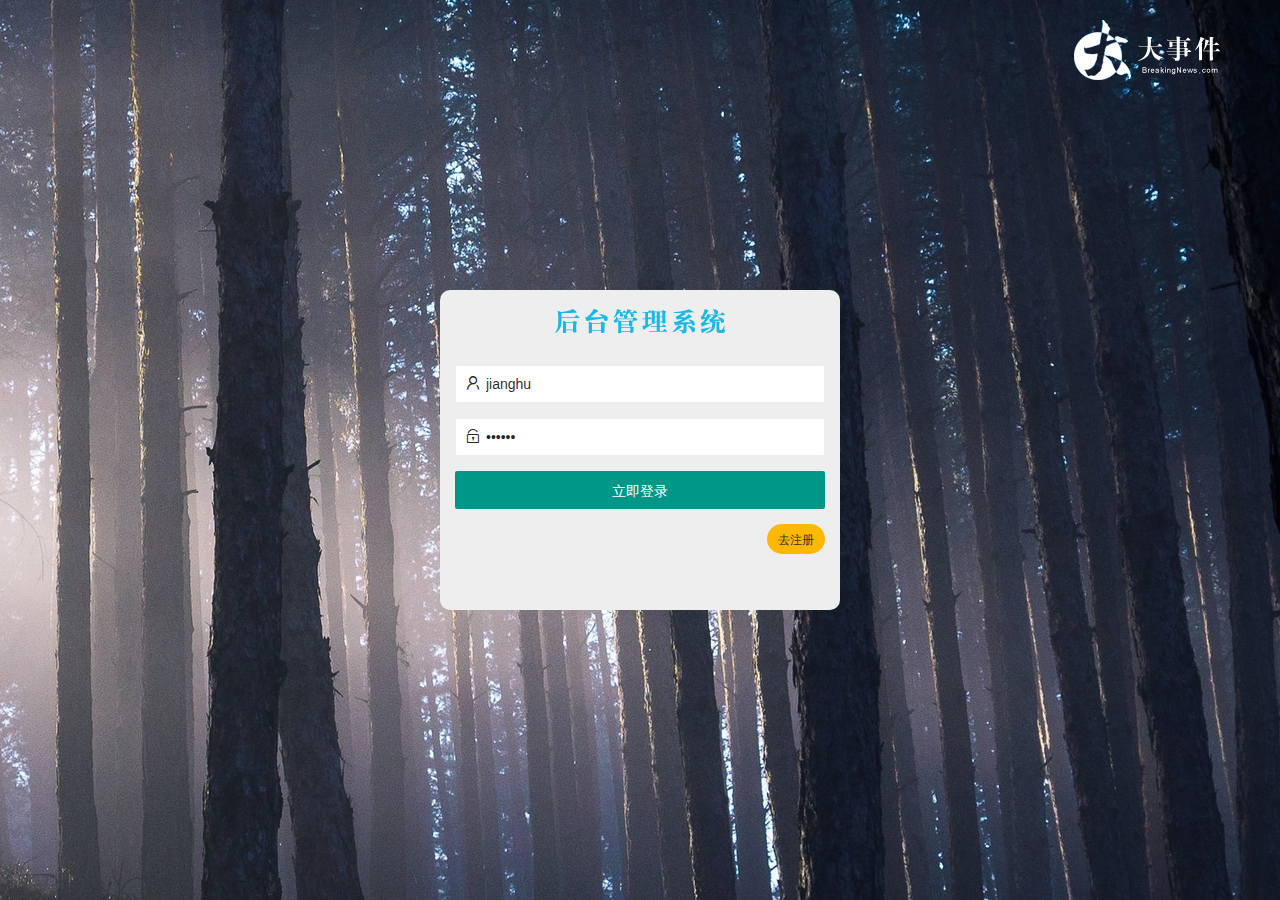
<file: login.html>
<!DOCTYPE html>
<html lang="en">

<head>
    <meta charset="UTF-8">
    <meta http-equiv="X-UA-Compatible" content="IE=edge">
    <meta name="viewport" content="width=device-width, initial-scale=1.0">
    <title>登录页面</title>
    <link rel="stylesheet" href="/assets/layui/css/layui.css">
    <link rel="stylesheet" href="/assets/css/login.css">
</head>

<body>
    <div class="layui-main">
        <img src="./assets/images/logo.png" >
    </div>
    <div class="login-reg-box">
        <!-- 输入框顶部图片 -->
        <div class="login-titleLog">
            <img src="./assets/images/login_title.png" alt="">
        </div>
        <!-- 登录div -->
        <div class="login">
            <!-- 表单 -->
            <form class="layui-form" id="login_form">
                <!-- 用户名 -->
                <div class="layui-form-item">
                    <i class="layui-icon layui-icon-username"></i> 
                    <input type="text" name="username"    lay-verify="required" placeholder="请输入用户名"
                        autocomplete="off" class="layui-input" value="jianghu">
                </div>
                <!-- 密码 -->   
                <div class="layui-form-item">
                    <i class="layui-icon layui-icon-password"></i> 
                    <input type="password" name="password"   lay-verify="required|pwd" placeholder="请输入密码"
                        autocomplete="off" class="layui-input" value="aaaaaa">
                </div>
                <!-- 按钮 -->
                <div class="layui-form-item">
                    <button   lay-submit class="layui-btn layui-btn-fluid">立即登录</button>
                </div>
                <!-- 去注册 -->
                <div class="layui-form-item" id="toggle">
                    <button class="layui-btn layui-btn-radius layui-btn-sm layui-btn-warm" id="login-btn"><a href="javascript:;">去注册</a></button>
                </div>
            </form>
        </div>
        
        <!-- 注册div -->
        <div class="register">
            <!-- 表单 -->
            <form class="layui-form" id="reg_form">
                <!-- 用户名 -->
                <div class="layui-form-item">
                    <i class="layui-icon layui-icon-username"></i> 
                    <input type="text" name="username" required lay-verify="required" placeholder="请输入用户名"
                        autocomplete="off" class="layui-input">
                </div>
                <!-- 密码 -->
                <div class="layui-form-item">
                    <i class="layui-icon layui-icon-password"></i> 
                    <input type="password" id="password" name="password" required lay-verify="required|pwd" placeholder="请输入密码"
                        autocomplete="off" class="layui-input">
                </div>
                <!-- 确认密码 -->
                <div class="layui-form-item">
                    <i class="layui-icon layui-icon-password"></i> 
                    <input type="password" name="repassword" required lay-verify="required|pwd|repwd" placeholder="请确认密码"
                        autocomplete="off" class="layui-input">
                </div>
                <!-- 按钮 -->
                <div class="layui-form-item">
                    <button   lay-submit class="layui-btn layui-btn-fluid" id="reg_btn">立即注册</button>
                </div>
                <!-- 去注册 -->
                <div class="layui-form-item" id="toggle">
                    <button class="layui-btn layui-btn-radius layui-btn-sm layui-btn-warm" id="reg-btn"><a href="javascript:;">去登录</a></button>
                </div>
            </form>
        </div>
    </div>


    <script src="/assets/layui/layui.js"></script>
    <script src="/assets/lib/jquery.js"></script>
    <script src="/assets/lib/template-web.js"></script>
    <script src="/assets/js/baseAPI.js"></script>
    <script src="/assets/js/login.js"></script>

</body>

</html>
</file>
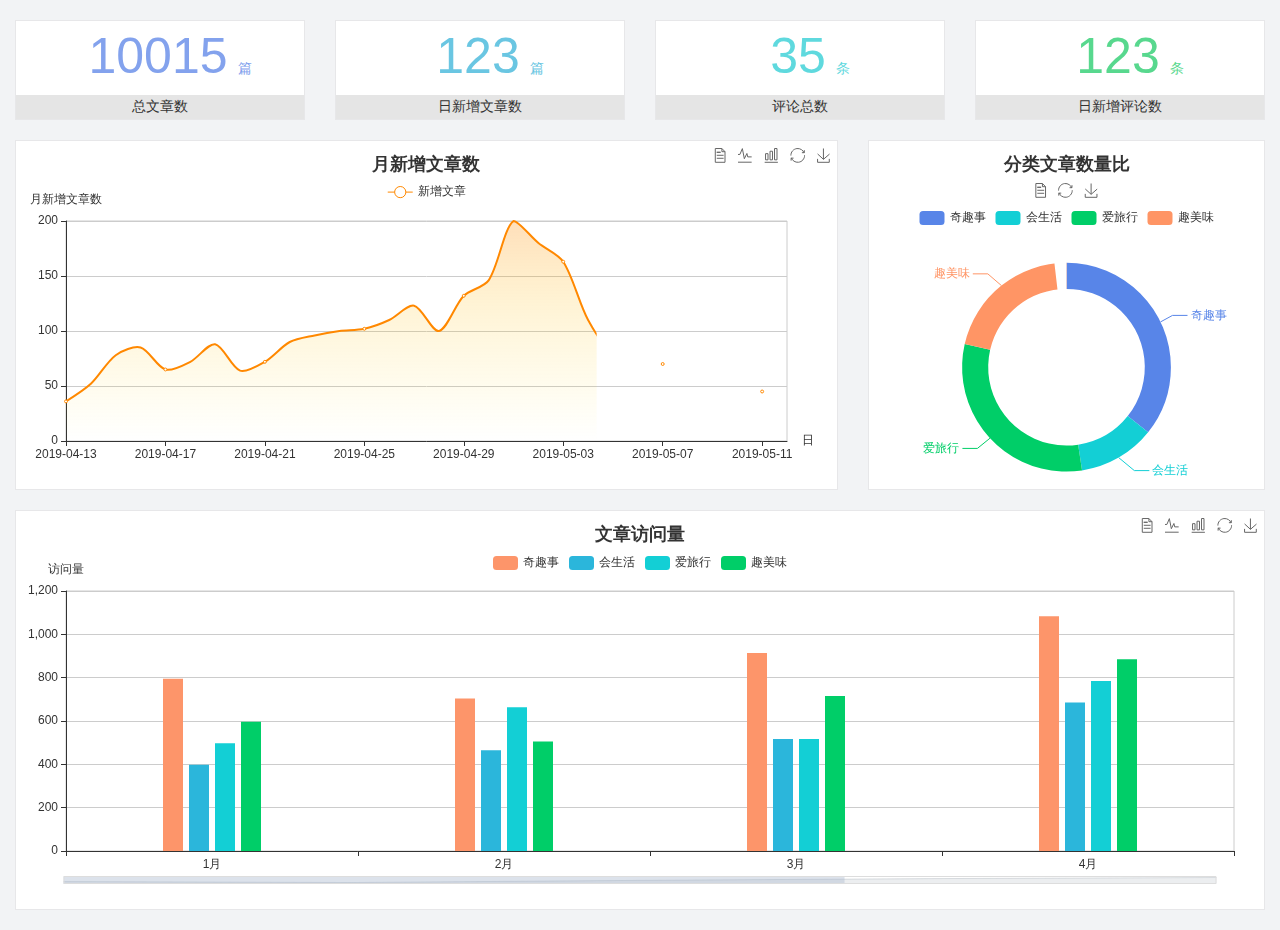
<file: home/dashboard.html>
<!DOCTYPE html>
<html lang="en">

<head>
  <meta charset="UTF-8">
  <meta name="viewport" content="width=device-width, initial-scale=1.0">
  <meta http-equiv="X-UA-Compatible" content="ie=edge">
  <title>图表统计</title>
  <link rel="stylesheet" href="../../assets/lib/bootstrap.css" />
  <link rel="stylesheet" href="../../assets/lib/main.css" />
  <script src="../../assets/lib/jquery.js"></script>
  <script type="text/javascript" src="../../assets/lib/echarts.min.js"></script>
</head>

<body>
  <div class="container-fluid">
    <div class="row spannel_list">
      <div class="col-sm-3 col-xs-6">
        <div class="spannel">
          <em>10015</em><span>篇</span>
          <b>总文章数</b>
        </div>
      </div>
      <div class="col-sm-3 col-xs-6">
        <div class="spannel scolor01">
          <em>123</em><span>篇</span>
          <b>日新增文章数</b>
        </div>
      </div>
      <div class="col-sm-3 col-xs-6">
        <div class="spannel scolor02">
          <em>35</em><span>条</span>
          <b>评论总数</b>
        </div>
      </div>
      <div class="col-sm-3 col-xs-6">
        <div class="spannel scolor03">
          <em>123</em><span>条</span>
          <b>日新增评论数</b>
        </div>
      </div>
    </div>
  </div>

  <div class="container-fluid">
    <div class="row curve-pie">
      <div class="col-lg-8 col-md-8">
        <div class="gragh_pannel" id="curve_show"></div>
      </div>
      <div class="col-lg-4 col-md-4">
        <div class="gragh_pannel" id="pie_show"></div>
      </div>
    </div>
  </div>

  <div class="container-fluid">
    <div class="column_pannel" id="column_show"></div>
  </div>

  <script>
    var oChart = echarts.init(document.getElementById('curve_show'));
    var aList_all = [
      { 'count': 36, 'date': '2019-04-13' },
      { 'count': 52, 'date': '2019-04-14' },
      { 'count': 78, 'date': '2019-04-15' },
      { 'count': 85, 'date': '2019-04-16' },
      { 'count': 65, 'date': '2019-04-17' },
      { 'count': 72, 'date': '2019-04-18' },
      { 'count': 88, 'date': '2019-04-19' },
      { 'count': 64, 'date': '2019-04-20' },
      { 'count': 72, 'date': '2019-04-21' },
      { 'count': 90, 'date': '2019-04-22' },
      { 'count': 96, 'date': '2019-04-23' },
      { 'count': 100, 'date': '2019-04-24' },
      { 'count': 102, 'date': '2019-04-25' },
      { 'count': 110, 'date': '2019-04-26' },
      { 'count': 123, 'date': '2019-04-27' },
      { 'count': 100, 'date': '2019-04-28' },
      { 'count': 132, 'date': '2019-04-29' },
      { 'count': 146, 'date': '2019-04-30' },
      { 'count': 200, 'date': '2019-05-01' },
      { 'count': 180, 'date': '2019-05-02' },
      { 'count': 163, 'date': '2019-05-03' },
      { 'count': 110, 'date': '2019-05-04' },
      { 'count': 80, 'date': '2019-05-05' },
      { 'count': 82, 'date': '2019-05-06' },
      { 'count': 70, 'date': '2019-05-07' },
      { 'count': 65, 'date': '2019-05-08' },
      { 'count': 54, 'date': '2019-05-09' },
      { 'count': 40, 'date': '2019-05-10' },
      { 'count': 45, 'date': '2019-05-11' },
      { 'count': 38, 'date': '2019-05-12' },
    ];

    let aCount = [];
    let aDate = [];

    for (var i = 0; i < aList_all.length; i++) {
      aCount.push(aList_all[i].count);
      aDate.push(aList_all[i].date);
    }

    var chartopt = {
      title: {
        text: '月新增文章数',
        left: 'center',
        top: '10'
      },
      tooltip: {
        trigger: 'axis'
      },
      legend: {
        data: ['新增文章'],
        top: '40'
      },
      toolbox: {
        show: true,
        feature: {
          mark: { show: true },
          dataView: { show: true, readOnly: false },
          magicType: { show: true, type: ['line', 'bar'] },
          restore: { show: true },
          saveAsImage: { show: true }
        }
      },
      calculable: true,
      xAxis: [
        {
          name: '日',
          type: 'category',
          boundaryGap: false,
          data: aDate
        }
      ],
      yAxis: [
        {
          name: '月新增文章数',
          type: 'value'
        }
      ],
      series: [
        {
          name: '新增文章',
          type: 'line',
          smooth: true,
          itemStyle: { normal: { areaStyle: { type: 'default' }, color: '#f80' }, lineStyle: { color: '#f80' } },
          data: aCount
        }],
      areaStyle: {
        normal: {
          color: new echarts.graphic.LinearGradient(0, 0, 0, 1, [{
            offset: 0,
            color: 'rgba(255,136,0,0.39)'
          }, {
            offset: .34,
            color: 'rgba(255,180,0,0.25)'
          }, {
            offset: 1,
            color: 'rgba(255,222,0,0.00)'
          }])

        }
      },
      grid: {
        show: true,
        x: 50,
        x2: 50,
        y: 80,
        height: 220
      }
    };

    oChart.setOption(chartopt);


    var oPie = echarts.init(document.getElementById('pie_show'));
    var oPieopt =
    {
      title: {
        top: 10,
        text: '分类文章数量比',
        x: 'center'
      },
      tooltip: {
        trigger: 'item',
        formatter: "{a} <br/>{b} : {c} ({d}%)"
      },
      color: ['#5885e8', '#13cfd5', '#00ce68', '#ff9565'],
      legend: {
        x: 'center',
        top: 65,
        data: ['奇趣事', '会生活', '爱旅行', '趣美味']
      },
      toolbox: {
        show: true,
        x: 'center',
        top: 35,
        feature: {
          mark: { show: true },
          dataView: { show: true, readOnly: false },
          magicType: {
            show: true,
            type: ['pie', 'funnel'],
            option: {
              funnel: {
                x: '25%',
                width: '50%',
                funnelAlign: 'left',
                max: 1548
              }
            }
          },
          restore: { show: true },
          saveAsImage: { show: true }
        }
      },
      calculable: true,
      series: [
        {
          name: '访问来源',
          type: 'pie',
          radius: ['45%', '60%'],
          center: ['50%', '65%'],
          data: [
            { value: 300, name: '奇趣事' },
            { value: 100, name: '会生活' },
            { value: 260, name: '爱旅行' },
            { value: 180, name: '趣美味' }
          ]
        }
      ]
    };
    oPie.setOption(oPieopt);



    var oColumn = this.echarts.init(document.getElementById('column_show'));
    var oColumnopt =
    {
      title: {
        text: '文章访问量',
        left: 'center',
        top: '10'
      },
      tooltip: {
        trigger: 'axis'
      },
      legend: {
        data: ['奇趣事', '会生活', '爱旅行', '趣美味'],
        top: '40'
      },
      toolbox: {
        show: true,
        feature: {
          mark: { show: true },
          dataView: { show: true, readOnly: false },
          magicType: { show: true, type: ['line', 'bar'] },
          restore: { show: true },
          saveAsImage: { show: true }
        }
      },
      calculable: true,
      xAxis: [
        {
          type: 'category',
          data: ['1月', '2月', '3月', '4月', '5月']
        }
      ],
      yAxis: [
        {
          name: '访问量',
          type: 'value'
        }
      ],
      series: [
        {
          name: '奇趣事',
          type: 'bar',
          barWidth: 20,
          itemStyle: {
            normal: { areaStyle: { type: 'default' }, color: '#fd956a' }
          },
          data: [800, 708, 920, 1090, 1200]
        },
        {
          name: '会生活',
          type: 'bar',
          barWidth: 20,
          itemStyle: {
            normal: { areaStyle: { type: 'default' }, color: '#2bb6db' }
          },
          data: [400, 468, 520, 690, 800]
        },
        {
          name: '爱旅行',
          type: 'bar',
          barWidth: 20,
          itemStyle: {
            normal: { areaStyle: { type: 'default' }, color: '#13cfd5' }
          },
          data: [500, 668, 520, 790, 900]
        },
        {
          name: '趣美味',
          type: 'bar',
          barWidth: 20,
          itemStyle: {
            normal: { areaStyle: { type: 'default' }, color: '#00ce68' }
          },
          data: [600, 508, 720, 890, 1000]
        }
      ],
      grid: {
        show: true,
        x: 50,
        x2: 30,
        y: 80,
        height: 260
      },
      dataZoom: [//给x轴设置滚动条
        {
          start: 0,//默认为0
          end: 100 - 1000 / 31,//默认为100
          type: 'slider',
          show: true,
          xAxisIndex: [0],
          handleSize: 0,//滑动条的 左右2个滑动条的大小
          height: 8,//组件高度
          left: 45, //左边的距离
          right: 50,//右边的距离
          bottom: 26,//右边的距离
          handleColor: '#ddd',//h滑动图标的颜色
          handleStyle: {
            borderColor: "#cacaca",
            borderWidth: "1",
            shadowBlur: 2,
            background: "#ddd",
            shadowColor: "#ddd",
          }
        }]
    };
    oColumn.setOption(oColumnopt);
  </script>
</body>

</html>
</file>
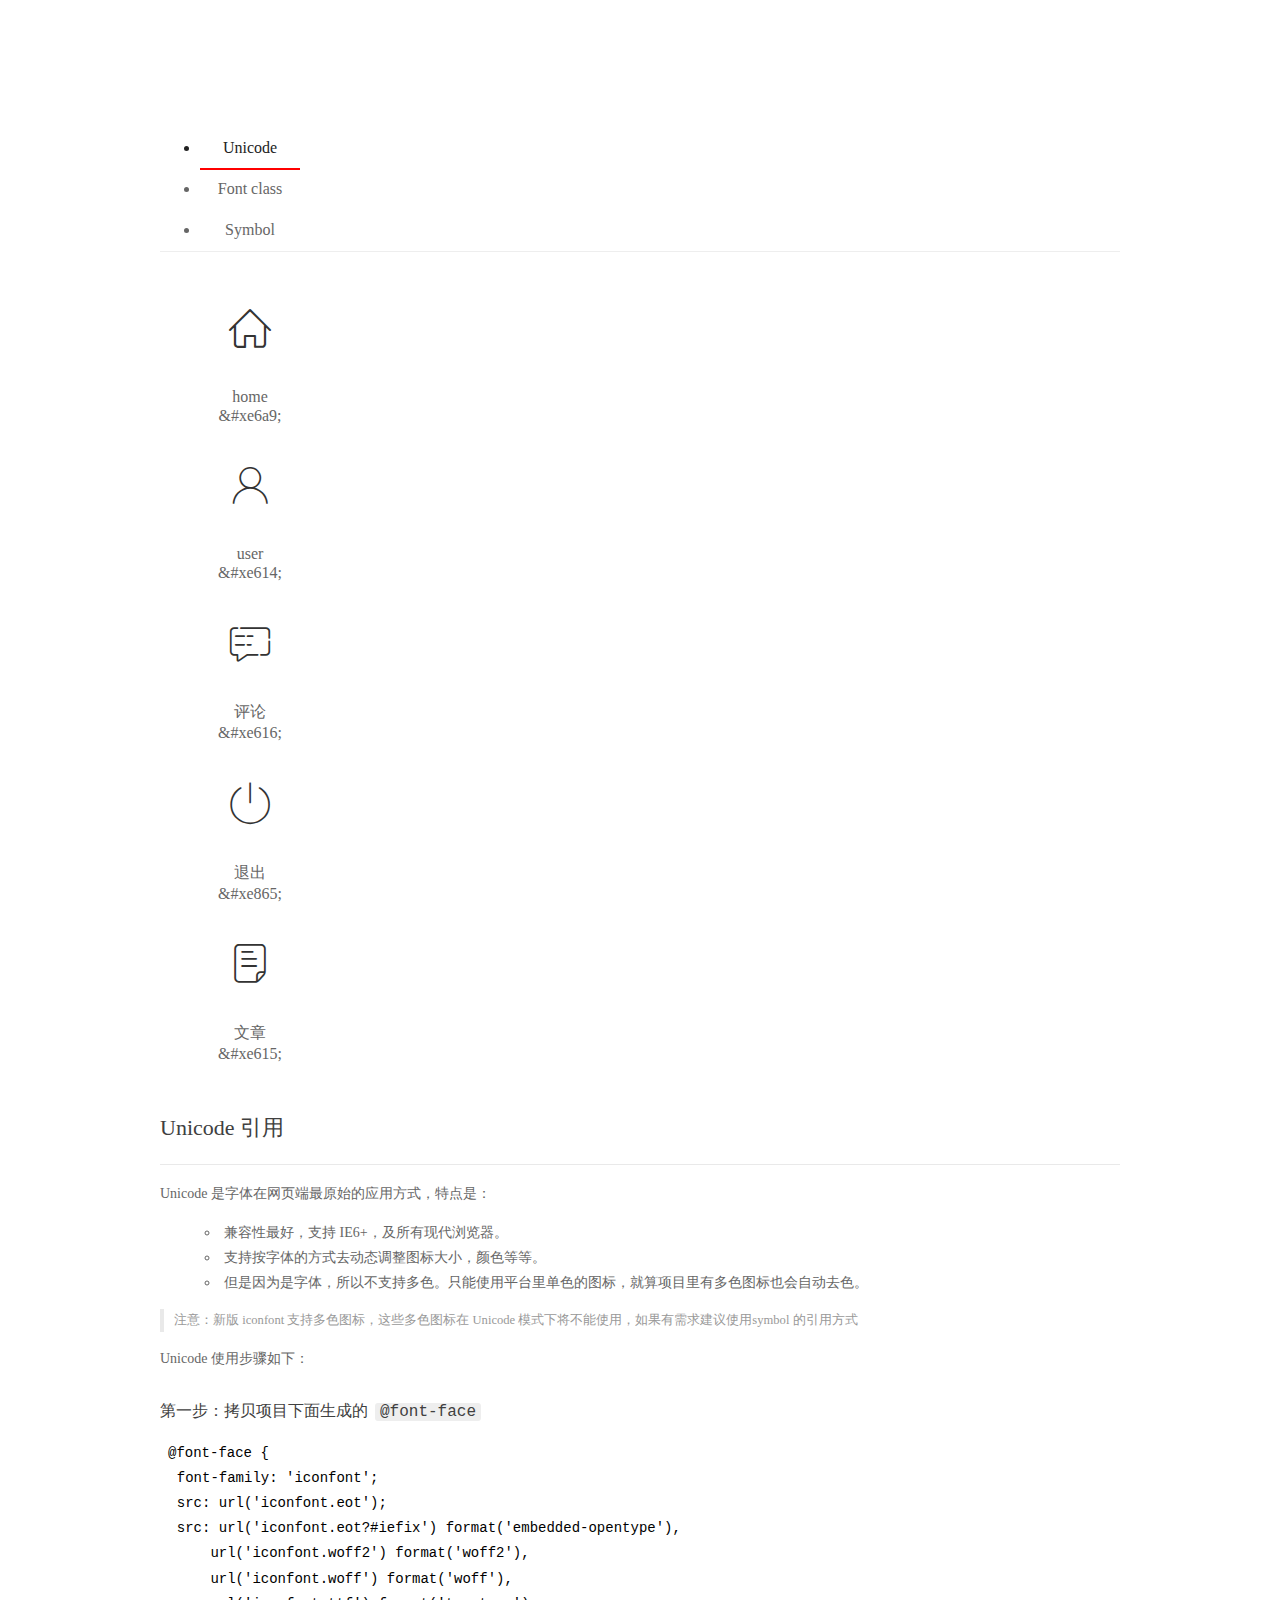
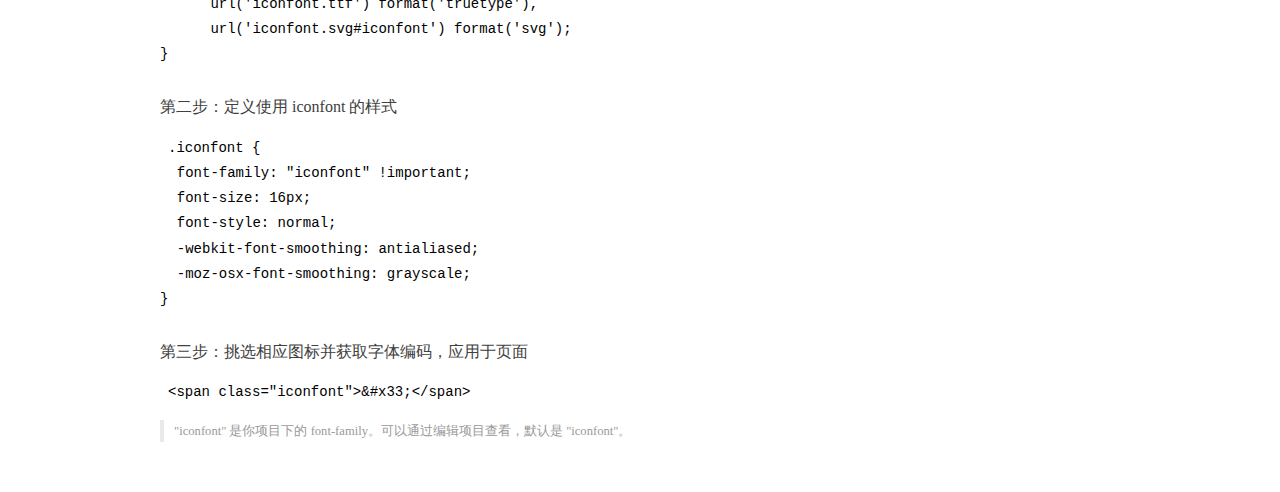
<file: assets/fonts/demo_index.html>
<!DOCTYPE html>
<html>
<head>
  <meta charset="utf-8"/>
  <title>IconFont Demo</title>
  <link rel="shortcut icon" href="https://gtms04.alicdn.com/tps/i4/TB1_oz6GVXXXXaFXpXXJDFnIXXX-64-64.ico" type="image/x-icon"/>
  <link rel="stylesheet" href="https://g.alicdn.com/thx/cube/1.3.2/cube.min.css">
  <link rel="stylesheet" href="demo.css">
  <link rel="stylesheet" href="iconfont.css">
  <script src="iconfont.js"></script>
  <!-- jQuery -->
  <script src="https://a1.alicdn.com/oss/uploads/2018/12/26/7bfddb60-08e8-11e9-9b04-53e73bb6408b.js"></script>
  <!-- 代码高亮 -->
  <script src="https://a1.alicdn.com/oss/uploads/2018/12/26/a3f714d0-08e6-11e9-8a15-ebf944d7534c.js"></script>
</head>
<body>
  <div class="main">
    <h1 class="logo"><a href="https://www.iconfont.cn/" title="iconfont 首页" target="_blank">&#xe86b;</a></h1>
    <div class="nav-tabs">
      <ul id="tabs" class="dib-box">
        <li class="dib active"><span>Unicode</span></li>
        <li class="dib"><span>Font class</span></li>
        <li class="dib"><span>Symbol</span></li>
      </ul>
      
    </div>
    <div class="tab-container">
      <div class="content unicode" style="display: block;">
          <ul class="icon_lists dib-box">
          
            <li class="dib">
              <span class="icon iconfont">&#xe6a9;</span>
                <div class="name">home</div>
                <div class="code-name">&amp;#xe6a9;</div>
              </li>
          
            <li class="dib">
              <span class="icon iconfont">&#xe614;</span>
                <div class="name">user</div>
                <div class="code-name">&amp;#xe614;</div>
              </li>
          
            <li class="dib">
              <span class="icon iconfont">&#xe616;</span>
                <div class="name">评论</div>
                <div class="code-name">&amp;#xe616;</div>
              </li>
          
            <li class="dib">
              <span class="icon iconfont">&#xe865;</span>
                <div class="name">退出</div>
                <div class="code-name">&amp;#xe865;</div>
              </li>
          
            <li class="dib">
              <span class="icon iconfont">&#xe615;</span>
                <div class="name">文章</div>
                <div class="code-name">&amp;#xe615;</div>
              </li>
          
          </ul>
          <div class="article markdown">
          <h2 id="unicode-">Unicode 引用</h2>
          <hr>

          <p>Unicode 是字体在网页端最原始的应用方式，特点是：</p>
          <ul>
            <li>兼容性最好，支持 IE6+，及所有现代浏览器。</li>
            <li>支持按字体的方式去动态调整图标大小，颜色等等。</li>
            <li>但是因为是字体，所以不支持多色。只能使用平台里单色的图标，就算项目里有多色图标也会自动去色。</li>
          </ul>
          <blockquote>
            <p>注意：新版 iconfont 支持多色图标，这些多色图标在 Unicode 模式下将不能使用，如果有需求建议使用symbol 的引用方式</p>
          </blockquote>
          <p>Unicode 使用步骤如下：</p>
          <h3 id="-font-face">第一步：拷贝项目下面生成的 <code>@font-face</code></h3>
<pre><code class="language-css"
>@font-face {
  font-family: 'iconfont';
  src: url('iconfont.eot');
  src: url('iconfont.eot?#iefix') format('embedded-opentype'),
      url('iconfont.woff2') format('woff2'),
      url('iconfont.woff') format('woff'),
      url('iconfont.ttf') format('truetype'),
      url('iconfont.svg#iconfont') format('svg');
}
</code></pre>
          <h3 id="-iconfont-">第二步：定义使用 iconfont 的样式</h3>
<pre><code class="language-css"
>.iconfont {
  font-family: "iconfont" !important;
  font-size: 16px;
  font-style: normal;
  -webkit-font-smoothing: antialiased;
  -moz-osx-font-smoothing: grayscale;
}
</code></pre>
          <h3 id="-">第三步：挑选相应图标并获取字体编码，应用于页面</h3>
<pre>
<code class="language-html"
>&lt;span class="iconfont"&gt;&amp;#x33;&lt;/span&gt;
</code></pre>
          <blockquote>
            <p>"iconfont" 是你项目下的 font-family。可以通过编辑项目查看，默认是 "iconfont"。</p>
          </blockquote>
          </div>
      </div>
      <div class="content font-class">
        <ul class="icon_lists dib-box">
          
          <li class="dib">
            <span class="icon iconfont icon-home"></span>
            <div class="name">
              home
            </div>
            <div class="code-name">.icon-home
            </div>
          </li>
          
          <li class="dib">
            <span class="icon iconfont icon-user"></span>
            <div class="name">
              user
            </div>
            <div class="code-name">.icon-user
            </div>
          </li>
          
          <li class="dib">
            <span class="icon iconfont icon-pinglun"></span>
            <div class="name">
              评论
            </div>
            <div class="code-name">.icon-pinglun
            </div>
          </li>
          
          <li class="dib">
            <span class="icon iconfont icon-tuichu"></span>
            <div class="name">
              退出
            </div>
            <div class="code-name">.icon-tuichu
            </div>
          </li>
          
          <li class="dib">
            <span class="icon iconfont icon-16"></span>
            <div class="name">
              文章
            </div>
            <div class="code-name">.icon-16
            </div>
          </li>
          
        </ul>
        <div class="article markdown">
        <h2 id="font-class-">font-class 引用</h2>
        <hr>

        <p>font-class 是 Unicode 使用方式的一种变种，主要是解决 Unicode 书写不直观，语意不明确的问题。</p>
        <p>与 Unicode 使用方式相比，具有如下特点：</p>
        <ul>
          <li>兼容性良好，支持 IE8+，及所有现代浏览器。</li>
          <li>相比于 Unicode 语意明确，书写更直观。可以很容易分辨这个 icon 是什么。</li>
          <li>因为使用 class 来定义图标，所以当要替换图标时，只需要修改 class 里面的 Unicode 引用。</li>
          <li>不过因为本质上还是使用的字体，所以多色图标还是不支持的。</li>
        </ul>
        <p>使用步骤如下：</p>
        <h3 id="-fontclass-">第一步：引入项目下面生成的 fontclass 代码：</h3>
<pre><code class="language-html">&lt;link rel="stylesheet" href="./iconfont.css"&gt;
</code></pre>
        <h3 id="-">第二步：挑选相应图标并获取类名，应用于页面：</h3>
<pre><code class="language-html">&lt;span class="iconfont icon-xxx"&gt;&lt;/span&gt;
</code></pre>
        <blockquote>
          <p>"
            iconfont" 是你项目下的 font-family。可以通过编辑项目查看，默认是 "iconfont"。</p>
        </blockquote>
      </div>
      </div>
      <div class="content symbol">
          <ul class="icon_lists dib-box">
          
            <li class="dib">
                <svg class="icon svg-icon" aria-hidden="true">
                  <use xlink:href="#icon-home"></use>
                </svg>
                <div class="name">home</div>
                <div class="code-name">#icon-home</div>
            </li>
          
            <li class="dib">
                <svg class="icon svg-icon" aria-hidden="true">
                  <use xlink:href="#icon-user"></use>
                </svg>
                <div class="name">user</div>
                <div class="code-name">#icon-user</div>
            </li>
          
            <li class="dib">
                <svg class="icon svg-icon" aria-hidden="true">
                  <use xlink:href="#icon-pinglun"></use>
                </svg>
                <div class="name">评论</div>
                <div class="code-name">#icon-pinglun</div>
            </li>
          
            <li class="dib">
                <svg class="icon svg-icon" aria-hidden="true">
                  <use xlink:href="#icon-tuichu"></use>
                </svg>
                <div class="name">退出</div>
                <div class="code-name">#icon-tuichu</div>
            </li>
          
            <li class="dib">
                <svg class="icon svg-icon" aria-hidden="true">
                  <use xlink:href="#icon-16"></use>
                </svg>
                <div class="name">文章</div>
                <div class="code-name">#icon-16</div>
            </li>
          
          </ul>
          <div class="article markdown">
          <h2 id="symbol-">Symbol 引用</h2>
          <hr>

          <p>这是一种全新的使用方式，应该说这才是未来的主流，也是平台目前推荐的用法。相关介绍可以参考这篇<a href="">文章</a>
            这种用法其实是做了一个 SVG 的集合，与另外两种相比具有如下特点：</p>
          <ul>
            <li>支持多色图标了，不再受单色限制。</li>
            <li>通过一些技巧，支持像字体那样，通过 <code>font-size</code>, <code>color</code> 来调整样式。</li>
            <li>兼容性较差，支持 IE9+，及现代浏览器。</li>
            <li>浏览器渲染 SVG 的性能一般，还不如 png。</li>
          </ul>
          <p>使用步骤如下：</p>
          <h3 id="-symbol-">第一步：引入项目下面生成的 symbol 代码：</h3>
<pre><code class="language-html">&lt;script src="./iconfont.js"&gt;&lt;/script&gt;
</code></pre>
          <h3 id="-css-">第二步：加入通用 CSS 代码（引入一次就行）：</h3>
<pre><code class="language-html">&lt;style&gt;
.icon {
  width: 1em;
  height: 1em;
  vertical-align: -0.15em;
  fill: currentColor;
  overflow: hidden;
}
&lt;/style&gt;
</code></pre>
          <h3 id="-">第三步：挑选相应图标并获取类名，应用于页面：</h3>
<pre><code class="language-html">&lt;svg class="icon" aria-hidden="true"&gt;
  &lt;use xlink:href="#icon-xxx"&gt;&lt;/use&gt;
&lt;/svg&gt;
</code></pre>
          </div>
      </div>

    </div>
  </div>
  <script>
  $(document).ready(function () {
      $('.tab-container .content:first').show()

      $('#tabs li').click(function (e) {
        var tabContent = $('.tab-container .content')
        var index = $(this).index()

        if ($(this).hasClass('active')) {
          return
        } else {
          $('#tabs li').removeClass('active')
          $(this).addClass('active')

          tabContent.hide().eq(index).fadeIn()
        }
      })
    })
  </script>
</body>
</html>
</file>
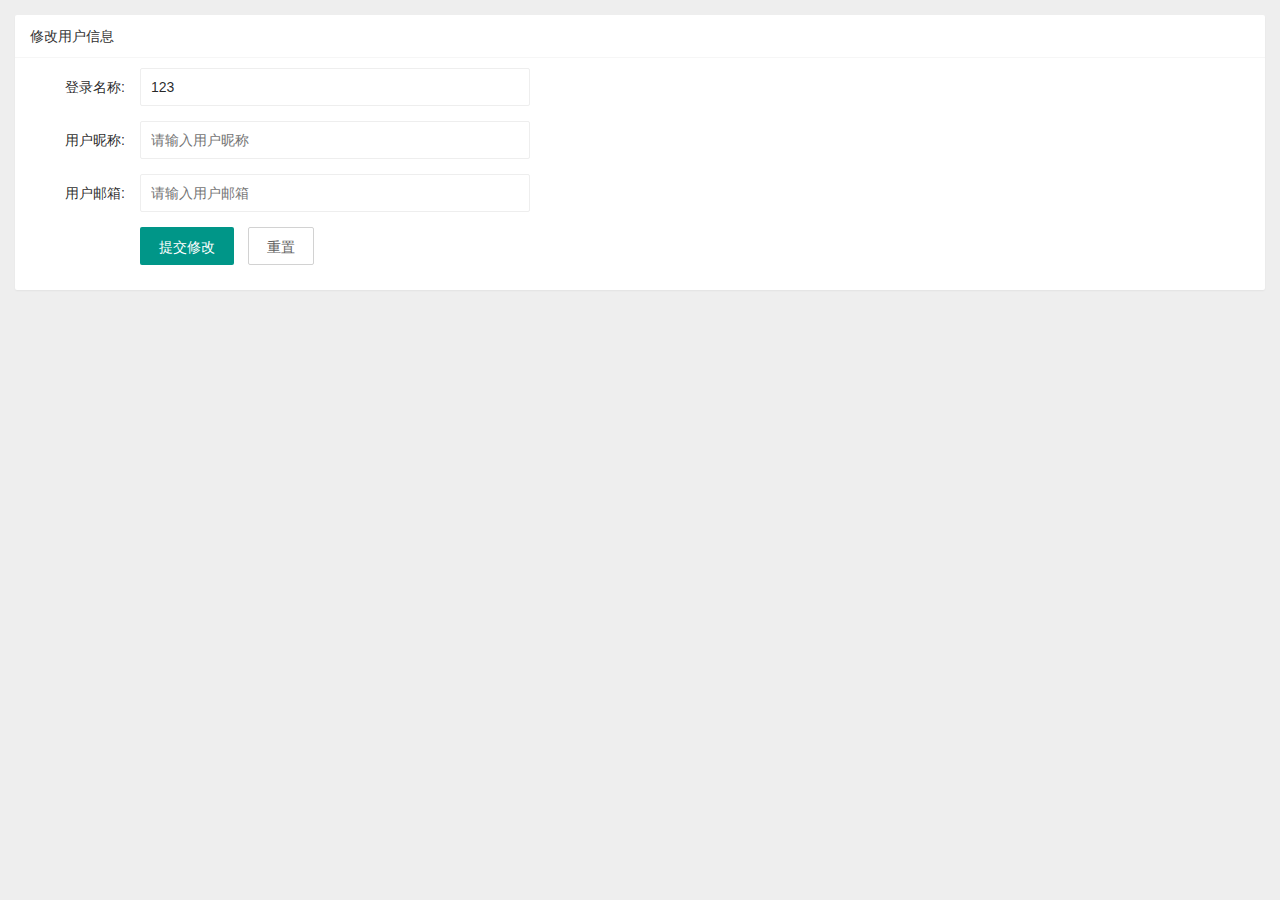
<file: assets/user/baseInfo.html>
<!DOCTYPE html>
<html lang="en">
<head>
    <meta charset="UTF-8">
    <meta http-equiv="X-UA-Compatible" content="IE=edge">
    <meta name="viewport" content="width=device-width, initial-scale=1.0">
    <title>Document</title>
    <link rel="stylesheet" href="/assets/layui/css/layui.css">
    <link rel="stylesheet" href="/assets/css/user/baseInfo.css">
</head>
<body style="padding: 15px;">
    <!-- panel面板 -->
    <div class="layui-card">
        <div class="layui-card-header">修改用户信息</div>
        <div class="layui-card-body">
            <form class="layui-form" lay-filter="userForm">
             <!-- 隐藏域 -->
             <input type="hidden" name="id">
                <!-- 登录名称 -->
                <div class="layui-form-item" >
                  <label class="layui-form-label">登录名称:</label>
                  <div class="layui-input-block">
                    <input type="text"  disabled name="username" required  lay-verify="required" placeholder="请输入登录名称" autocomplete="off" class="layui-input" value="123">
                  </div>
                </div>
                <!-- 用户昵称 -->
                <div class="layui-form-item">
                    <label class="layui-form-label">用户昵称:</label>
                    <div class="layui-input-block">
                      <input type="text" name="nickname" required  lay-verify="required|nickname" placeholder="请输入用户昵称" autocomplete="off" class="layui-input" >
                    </div>
                  </div>
                  <!-- 用户邮箱 -->
                  <div class="layui-form-item">
                    <label class="layui-form-label">用户邮箱:</label>
                    <div class="layui-input-block">
                      <input type="text" name="email" required  lay-verify="required|email" placeholder="请输入用户邮箱" autocomplete="off" class="layui-input">
                    </div>
                  </div>
                   <!-- 按钮 -->
                  <div class="layui-form-item">
                    <div class="layui-input-block">
                      <button class="layui-btn" lay-submit lay-filter="formDemo">提交修改</button>
                      <button type="reset" class="layui-btn layui-btn-primary" id="btnReset">重置</button>
                    </div>
                  </div>
            </form>
        </div>
      </div>

      <script src="/assets/layui/layui.js"></script>
      <script src="/assets/lib/jquery.js"></script>
      <script src="/assets/js/baseAPI.js"></script>
      <script src="/assets/js/user/baseInfo.js"></script>
      
</body>
</html>
</file>
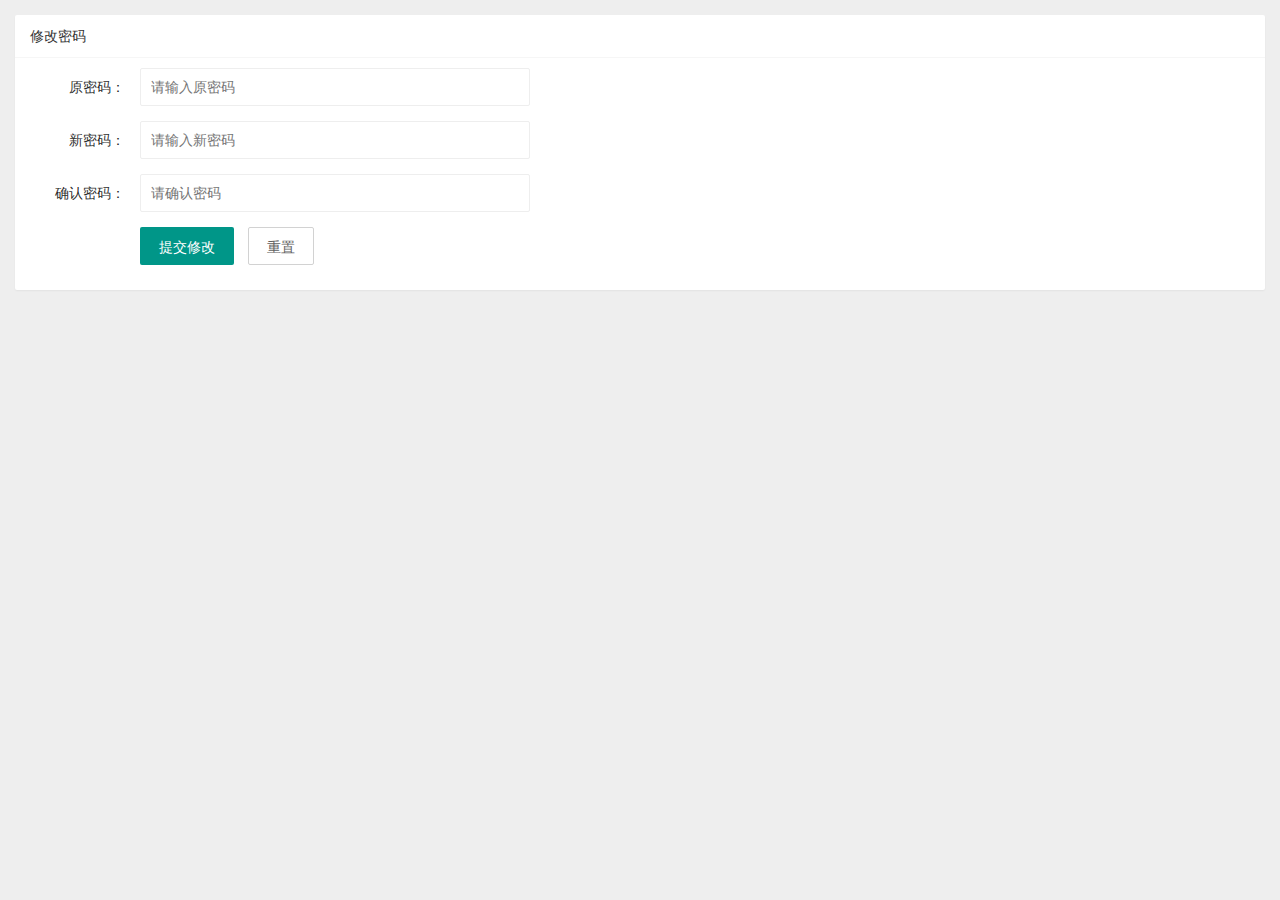
<file: assets/user/reset-pwd.html>
<!DOCTYPE html>
<html lang="en">
<head>
    <meta charset="UTF-8">
    <meta http-equiv="X-UA-Compatible" content="IE=edge">
    <meta name="viewport" content="width=device-width, initial-scale=1.0">
    <title>Document</title>
    <link rel="stylesheet" href="/assets/layui/css/layui.css">
    <link rel="stylesheet" href="/assets/css/user/reset-pwd.css">
</head>
<body style="padding: 15px;">
    <!-- panel面板 -->
    <div class="layui-card">
        <div class="layui-card-header">修改密码</div>
        <div class="layui-card-body">
            <form class="layui-form" lay-filter="pwdForm">
                <!-- 登录名称 -->
                <div class="layui-form-item" >
                  <label class="layui-form-label">原密码：</label>
                  <div class="layui-input-block">
                    <!-- 默认不能选中 disabled readonly 都可以 -->
                    <input type="password"  name="old_pwd" required  lay-verify="required|pwd" placeholder="请输入原密码" autocomplete="off" class="layui-input" >
                  </div>
                </div>
                <!-- 用户昵称 -->
                <div class="layui-form-item">
                    <label class="layui-form-label">新密码：</label>
                    <div class="layui-input-block">
                      <input type="password" name="new_pwd" required  lay-verify="required|pwd|samePwd" placeholder="请输入新密码" autocomplete="off" class="layui-input" >
                    </div>
                  </div>
                  <!-- 用户邮箱 -->
                  <div class="layui-form-item">
                    <label class="layui-form-label">确认密码：</label>
                    <div class="layui-input-block">
                      <input type="password" name="re_pwd" required  lay-verify="required|pwd|rePwd" placeholder="请确认密码" autocomplete="off" class="layui-input">
                    </div>
                  </div>
                   <!-- 按钮 -->
                  <div class="layui-form-item">
                    <div class="layui-input-block">
                      <button type="submit" class="layui-btn" lay-submit lay-filter="formDemo" id="btnSub">提交修改</button>
                      <button type="reset" class="layui-btn layui-btn-primary">重置</button>
                    </div>
                  </div>
            </form>
        </div>
      </div>


    <script src="/assets/layui/layui.js"></script>
    <script src="/assets/lib/jquery.js"></script>
    <script src="/assets/js/baseAPI.js"></script>
    <script src="/assets/js/user/reset-pwd.js"></script>
</body>
</html>
</file>
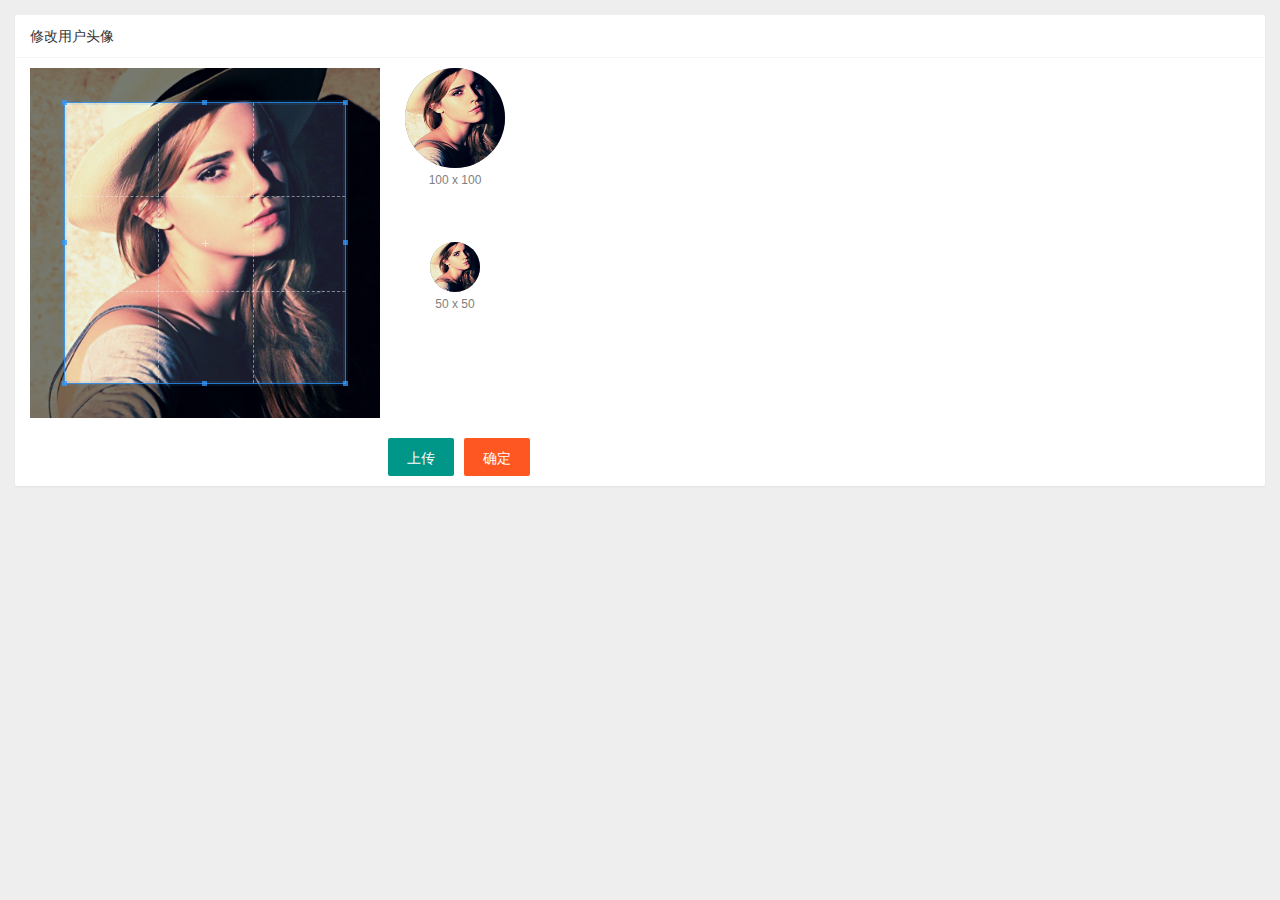
<file: assets/user/user_avatar.html>
<!DOCTYPE html>
<html lang="en">

<head>
    <meta charset="UTF-8">
    <meta http-equiv="X-UA-Compatible" content="IE=edge">
    <meta name="viewport" content="width=device-width, initial-scale=1.0">
    <title>Document</title>
    <link rel="stylesheet" href="/assets/layui/css/layui.css">
    <link rel="stylesheet" href="/assets/lib/cropper/cropper.css" />
    <link rel="stylesheet" href="/assets/css/user/user_avatar.css">
</head>

<body style="padding: 15px;">
    <div class="layui-card">
        <div class="layui-card-header">修改用户头像</div>
        <div class="layui-card-body">
            <!-- 第一行的图片裁剪和预览区域 -->
            <div class="row1">
                <!-- 图片裁剪区域 -->
                <div class="cropper-box">
                    <!-- 这个 img 标签很重要，将来会把它初始化为裁剪区域 -->
                    <img id="image" src="/assets/images/sample.jpg" />
                </div>
                <!-- 图片的预览区域 -->
                <div class="preview-box">
                    <div>
                        <!-- 宽高为 100px 的预览区域 -->
                        <div class="img-preview w100"></div>
                        <p class="size">100 x 100</p>
                    </div>
                    <div>
                        <!-- 宽高为 50px 的预览区域 -->
                        <div class="img-preview w50"></div>
                        <p class="size">50 x 50</p>
                    </div>
                </div>
            </div>

            <!-- 第二行的按钮区域 -->
            <div class="row2">
                <input type="file" id="file" accept="image/png, image/jpeg, image/jpg"  >
                <button type="button" class="layui-btn" id="btnChoose">上传</button>
                <button type="button" class="layui-btn layui-btn-danger" id="btnSub">确定</button>
            </div>
        </div>
    </div>


    <script src="/assets/layui/layui.js"></script>
    <script src="/assets/lib/jquery.js"></script>
    <script src="/assets/lib/cropper/Cropper.js"></script>
    <script src="/assets/lib/cropper/jquery-cropper.js"></script>
    <script src="/assets/js/baseAPI.js"></script>
    <script src="/assets/js/user/user_avatar.js"></script>
</body>

</html>
</file>
<file: assets/layui/css/layui.css>
blockquote,body,button,dd,div,dl,dt,form,h1,h2,h3,h4,h5,h6,input,li,ol,p,pre,td,textarea,th,ul{margin:0;padding:0;-webkit-tap-highlight-color:rgba(0,0,0,0)}a:active,a:hover{outline:0}img{display:inline-block;border:none;vertical-align:middle}li{list-style:none}table{border-collapse:collapse;border-spacing:0}h1,h2,h3{font-weight:400}h4,h5,h6{font-size:100%;font-weight:400}button,input,select,textarea{font-size:100%}button,input,optgroup,option,select,textarea{font-family:inherit;font-size:inherit;font-style:inherit;font-weight:inherit;outline:0}pre{white-space:pre-wrap;white-space:-moz-pre-wrap;white-space:-pre-wrap;white-space:-o-pre-wrap;word-wrap:break-word}body{line-height:1.6;color:#333;color:rgba(0,0,0,.85);font:14px Helvetica Neue,Helvetica,PingFang SC,Tahoma,Arial,sans-serif}hr{height:0;line-height:0;margin:10px 0;padding:0;border:none!important;border-bottom:1px solid #eee!important;clear:both;overflow:hidden;background:0 0}a{color:#333;text-decoration:none}a:hover{color:#777}a cite{font-style:normal;*cursor:pointer}.layui-border-box,.layui-border-box *{box-sizing:border-box}.layui-box,.layui-box *{box-sizing:content-box}.layui-clear{clear:both;*zoom:1}.layui-clear:after{content:'\20';clear:both;*zoom:1;display:block;height:0}.layui-inline{position:relative;display:inline-block;*display:inline;*zoom:1;vertical-align:middle}.layui-edge{position:relative;display:inline-block;vertical-align:middle;width:0;height:0;border-width:6px;border-style:dashed;border-color:transparent;overflow:hidden}.layui-edge-top{top:-4px;border-bottom-color:#999;border-bottom-style:solid}.layui-edge-right{border-left-color:#999;border-left-style:solid}.layui-edge-bottom{top:2px;border-top-color:#999;border-top-style:solid}.layui-edge-left{border-right-color:#999;border-right-style:solid}.layui-elip{text-overflow:ellipsis;overflow:hidden;white-space:nowrap}.layui-disabled,.layui-icon,.layui-unselect{-moz-user-select:none;-webkit-user-select:none;-ms-user-select:none}.layui-disabled,.layui-disabled:hover{color:#d2d2d2!important;cursor:not-allowed!important}.layui-circle{border-radius:100%}.layui-show{display:block!important}.layui-hide{display:none!important}.layui-show-v{visibility:visible!important}.layui-hide-v{visibility:hidden!important}@font-face{font-family:layui-icon;src:url(../font/iconfont.eot?v=256);src:url(../font/iconfont.eot?v=256#iefix) format('embedded-opentype'),url(../font/iconfont.woff2?v=256) format('woff2'),url(../font/iconfont.woff?v=256) format('woff'),url(../font/iconfont.ttf?v=256) format('truetype'),url(../font/iconfont.svg?v=256#layui-icon) format('svg')}.layui-icon{font-family:layui-icon!important;font-size:16px;font-style:normal;-webkit-font-smoothing:antialiased;-moz-osx-font-smoothing:grayscale}.layui-icon-reply-fill:before{content:"\e611"}.layui-icon-set-fill:before{content:"\e614"}.layui-icon-menu-fill:before{content:"\e60f"}.layui-icon-search:before{content:"\e615"}.layui-icon-share:before{content:"\e641"}.layui-icon-set-sm:before{content:"\e620"}.layui-icon-engine:before{content:"\e628"}.layui-icon-close:before{content:"\1006"}.layui-icon-close-fill:before{content:"\1007"}.layui-icon-chart-screen:before{content:"\e629"}.layui-icon-star:before{content:"\e600"}.layui-icon-circle-dot:before{content:"\e617"}.layui-icon-chat:before{content:"\e606"}.layui-icon-release:before{content:"\e609"}.layui-icon-list:before{content:"\e60a"}.layui-icon-chart:before{content:"\e62c"}.layui-icon-ok-circle:before{content:"\1005"}.layui-icon-layim-theme:before{content:"\e61b"}.layui-icon-table:before{content:"\e62d"}.layui-icon-right:before{content:"\e602"}.layui-icon-left:before{content:"\e603"}.layui-icon-cart-simple:before{content:"\e698"}.layui-icon-face-cry:before{content:"\e69c"}.layui-icon-face-smile:before{content:"\e6af"}.layui-icon-survey:before{content:"\e6b2"}.layui-icon-tree:before{content:"\e62e"}.layui-icon-ie:before{content:"\e7bb"}.layui-icon-upload-circle:before{content:"\e62f"}.layui-icon-add-circle:before{content:"\e61f"}.layui-icon-download-circle:before{content:"\e601"}.layui-icon-templeate-1:before{content:"\e630"}.layui-icon-util:before{content:"\e631"}.layui-icon-face-surprised:before{content:"\e664"}.layui-icon-edit:before{content:"\e642"}.layui-icon-speaker:before{content:"\e645"}.layui-icon-down:before{content:"\e61a"}.layui-icon-file:before{content:"\e621"}.layui-icon-layouts:before{content:"\e632"}.layui-icon-rate-half:before{content:"\e6c9"}.layui-icon-add-circle-fine:before{content:"\e608"}.layui-icon-prev-circle:before{content:"\e633"}.layui-icon-read:before{content:"\e705"}.layui-icon-404:before{content:"\e61c"}.layui-icon-carousel:before{content:"\e634"}.layui-icon-help:before{content:"\e607"}.layui-icon-code-circle:before{content:"\e635"}.layui-icon-windows:before{content:"\e67f"}.layui-icon-water:before{content:"\e636"}.layui-icon-username:before{content:"\e66f"}.layui-icon-find-fill:before{content:"\e670"}.layui-icon-about:before{content:"\e60b"}.layui-icon-location:before{content:"\e715"}.layui-icon-up:before{content:"\e619"}.layui-icon-pause:before{content:"\e651"}.layui-icon-date:before{content:"\e637"}.layui-icon-layim-uploadfile:before{content:"\e61d"}.layui-icon-delete:before{content:"\e640"}.layui-icon-play:before{content:"\e652"}.layui-icon-top:before{content:"\e604"}.layui-icon-firefox:before{content:"\e686"}.layui-icon-friends:before{content:"\e612"}.layui-icon-refresh-3:before{content:"\e9aa"}.layui-icon-ok:before{content:"\e605"}.layui-icon-layer:before{content:"\e638"}.layui-icon-face-smile-fine:before{content:"\e60c"}.layui-icon-dollar:before{content:"\e659"}.layui-icon-group:before{content:"\e613"}.layui-icon-layim-download:before{content:"\e61e"}.layui-icon-picture-fine:before{content:"\e60d"}.layui-icon-link:before{content:"\e64c"}.layui-icon-diamond:before{content:"\e735"}.layui-icon-log:before{content:"\e60e"}.layui-icon-key:before{content:"\e683"}.layui-icon-rate-solid:before{content:"\e67a"}.layui-icon-fonts-del:before{content:"\e64f"}.layui-icon-unlink:before{content:"\e64d"}.layui-icon-fonts-clear:before{content:"\e639"}.layui-icon-triangle-r:before{content:"\e623"}.layui-icon-circle:before{content:"\e63f"}.layui-icon-radio:before{content:"\e643"}.layui-icon-align-center:before{content:"\e647"}.layui-icon-align-right:before{content:"\e648"}.layui-icon-align-left:before{content:"\e649"}.layui-icon-loading-1:before{content:"\e63e"}.layui-icon-return:before{content:"\e65c"}.layui-icon-fonts-strong:before{content:"\e62b"}.layui-icon-upload:before{content:"\e67c"}.layui-icon-dialogue:before{content:"\e63a"}.layui-icon-video:before{content:"\e6ed"}.layui-icon-headset:before{content:"\e6fc"}.layui-icon-cellphone-fine:before{content:"\e63b"}.layui-icon-add-1:before{content:"\e654"}.layui-icon-face-smile-b:before{content:"\e650"}.layui-icon-fonts-html:before{content:"\e64b"}.layui-icon-screen-full:before{content:"\e622"}.layui-icon-form:before{content:"\e63c"}.layui-icon-cart:before{content:"\e657"}.layui-icon-camera-fill:before{content:"\e65d"}.layui-icon-tabs:before{content:"\e62a"}.layui-icon-heart-fill:before{content:"\e68f"}.layui-icon-fonts-code:before{content:"\e64e"}.layui-icon-ios:before{content:"\e680"}.layui-icon-at:before{content:"\e687"}.layui-icon-fire:before{content:"\e756"}.layui-icon-set:before{content:"\e716"}.layui-icon-fonts-u:before{content:"\e646"}.layui-icon-triangle-d:before{content:"\e625"}.layui-icon-tips:before{content:"\e702"}.layui-icon-picture:before{content:"\e64a"}.layui-icon-more-vertical:before{content:"\e671"}.layui-icon-bluetooth:before{content:"\e689"}.layui-icon-flag:before{content:"\e66c"}.layui-icon-loading:before{content:"\e63d"}.layui-icon-fonts-i:before{content:"\e644"}.layui-icon-refresh-1:before{content:"\e666"}.layui-icon-rmb:before{content:"\e65e"}.layui-icon-addition:before{content:"\e624"}.layui-icon-home:before{content:"\e68e"}.layui-icon-time:before{content:"\e68d"}.layui-icon-user:before{content:"\e770"}.layui-icon-notice:before{content:"\e667"}.layui-icon-chrome:before{content:"\e68a"}.layui-icon-edge:before{content:"\e68b"}.layui-icon-login-weibo:before{content:"\e675"}.layui-icon-voice:before{content:"\e688"}.layui-icon-upload-drag:before{content:"\e681"}.layui-icon-login-qq:before{content:"\e676"}.layui-icon-snowflake:before{content:"\e6b1"}.layui-icon-heart:before{content:"\e68c"}.layui-icon-logout:before{content:"\e682"}.layui-icon-file-b:before{content:"\e655"}.layui-icon-template:before{content:"\e663"}.layui-icon-transfer:before{content:"\e691"}.layui-icon-auz:before{content:"\e672"}.layui-icon-console:before{content:"\e665"}.layui-icon-app:before{content:"\e653"}.layui-icon-prev:before{content:"\e65a"}.layui-icon-website:before{content:"\e7ae"}.layui-icon-next:before{content:"\e65b"}.layui-icon-component:before{content:"\e857"}.layui-icon-android:before{content:"\e684"}.layui-icon-more:before{content:"\e65f"}.layui-icon-login-wechat:before{content:"\e677"}.layui-icon-shrink-right:before{content:"\e668"}.layui-icon-spread-left:before{content:"\e66b"}.layui-icon-camera:before{content:"\e660"}.layui-icon-note:before{content:"\e66e"}.layui-icon-refresh:before{content:"\e669"}.layui-icon-female:before{content:"\e661"}.layui-icon-male:before{content:"\e662"}.layui-icon-screen-restore:before{content:"\e758"}.layui-icon-password:before{content:"\e673"}.layui-icon-senior:before{content:"\e674"}.layui-icon-theme:before{content:"\e66a"}.layui-icon-tread:before{content:"\e6c5"}.layui-icon-praise:before{content:"\e6c6"}.layui-icon-star-fill:before{content:"\e658"}.layui-icon-rate:before{content:"\e67b"}.layui-icon-template-1:before{content:"\e656"}.layui-icon-vercode:before{content:"\e679"}.layui-icon-service:before{content:"\e626"}.layui-icon-cellphone:before{content:"\e678"}.layui-icon-print:before{content:"\e66d"}.layui-icon-cols:before{content:"\e610"}.layui-icon-wifi:before{content:"\e7e0"}.layui-icon-export:before{content:"\e67d"}.layui-icon-rss:before{content:"\e808"}.layui-icon-slider:before{content:"\e714"}.layui-icon-email:before{content:"\e618"}.layui-icon-subtraction:before{content:"\e67e"}.layui-icon-mike:before{content:"\e6dc"}.layui-icon-light:before{content:"\e748"}.layui-icon-gift:before{content:"\e627"}.layui-icon-mute:before{content:"\e685"}.layui-icon-reduce-circle:before{content:"\e616"}.layui-icon-music:before{content:"\e690"}.layui-main{position:relative;width:1160px;margin:0 auto}.layui-header{position:relative;z-index:1000;height:60px}.layui-header a:hover{transition:all .5s;-webkit-transition:all .5s}.layui-side{position:fixed;left:0;top:0;bottom:0;z-index:999;width:200px;overflow-x:hidden}.layui-side-scroll{position:relative;width:220px;height:100%;overflow-x:hidden}.layui-body{position:relative;left:200px;right:0;top:0;bottom:0;z-index:900;width:auto;box-sizing:border-box}.layui-layout-body{overflow-x:hidden}.layui-layout-admin .layui-header{position:fixed;top:0;left:0;right:0;background-color:#23262e}.layui-layout-admin .layui-side{top:60px;width:200px;overflow-x:hidden}.layui-layout-admin .layui-body{position:absolute;top:60px;padding-bottom:44px}.layui-layout-admin .layui-main{width:auto;margin:0 15px}.layui-layout-admin .layui-footer{position:fixed;left:200px;right:0;bottom:0;z-index:990;height:44px;line-height:44px;padding:0 15px;box-shadow:-1px 0 4px rgb(0 0 0 / 12%);background-color:#fafafa}.layui-layout-admin .layui-logo{position:absolute;left:0;top:0;width:200px;height:100%;line-height:60px;text-align:center;color:#009688;font-size:16px;box-shadow:0 1px 2px 0 rgb(0 0 0 / 15%)}.layui-layout-admin .layui-header .layui-nav{background:0 0}.layui-layout-left{position:absolute!important;left:200px;top:0}.layui-layout-right{position:absolute!important;right:0;top:0}.layui-container{position:relative;margin:0 auto;box-sizing:border-box}.layui-fluid{position:relative;margin:0 auto;padding:0 15px}.layui-row:after,.layui-row:before{content:"";display:block;clear:both}.layui-col-lg1,.layui-col-lg10,.layui-col-lg11,.layui-col-lg12,.layui-col-lg2,.layui-col-lg3,.layui-col-lg4,.layui-col-lg5,.layui-col-lg6,.layui-col-lg7,.layui-col-lg8,.layui-col-lg9,.layui-col-md1,.layui-col-md10,.layui-col-md11,.layui-col-md12,.layui-col-md2,.layui-col-md3,.layui-col-md4,.layui-col-md5,.layui-col-md6,.layui-col-md7,.layui-col-md8,.layui-col-md9,.layui-col-sm1,.layui-col-sm10,.layui-col-sm11,.layui-col-sm12,.layui-col-sm2,.layui-col-sm3,.layui-col-sm4,.layui-col-sm5,.layui-col-sm6,.layui-col-sm7,.layui-col-sm8,.layui-col-sm9,.layui-col-xs1,.layui-col-xs10,.layui-col-xs11,.layui-col-xs12,.layui-col-xs2,.layui-col-xs3,.layui-col-xs4,.layui-col-xs5,.layui-col-xs6,.layui-col-xs7,.layui-col-xs8,.layui-col-xs9{position:relative;display:block;box-sizing:border-box}.layui-col-xs1,.layui-col-xs10,.layui-col-xs11,.layui-col-xs12,.layui-col-xs2,.layui-col-xs3,.layui-col-xs4,.layui-col-xs5,.layui-col-xs6,.layui-col-xs7,.layui-col-xs8,.layui-col-xs9{float:left}.layui-col-xs1{width:8.33333333%}.layui-col-xs2{width:16.66666667%}.layui-col-xs3{width:25%}.layui-col-xs4{width:33.33333333%}.layui-col-xs5{width:41.66666667%}.layui-col-xs6{width:50%}.layui-col-xs7{width:58.33333333%}.layui-col-xs8{width:66.66666667%}.layui-col-xs9{width:75%}.layui-col-xs10{width:83.33333333%}.layui-col-xs11{width:91.66666667%}.layui-col-xs12{width:100%}.layui-col-xs-offset1{margin-left:8.33333333%}.layui-col-xs-offset2{margin-left:16.66666667%}.layui-col-xs-offset3{margin-left:25%}.layui-col-xs-offset4{margin-left:33.33333333%}.layui-col-xs-offset5{margin-left:41.66666667%}.layui-col-xs-offset6{margin-left:50%}.layui-col-xs-offset7{margin-left:58.33333333%}.layui-col-xs-offset8{margin-left:66.66666667%}.layui-col-xs-offset9{margin-left:75%}.layui-col-xs-offset10{margin-left:83.33333333%}.layui-col-xs-offset11{margin-left:91.66666667%}.layui-col-xs-offset12{margin-left:100%}@media screen and (max-width:767.98px){.layui-container{padding:0 15px}.layui-hide-xs{display:none!important}.layui-show-xs-block{display:block!important}.layui-show-xs-inline{display:inline!important}.layui-show-xs-inline-block{display:inline-block!important}}@media screen and (min-width:768px){.layui-container{width:720px}.layui-hide-sm{display:none!important}.layui-show-sm-block{display:block!important}.layui-show-sm-inline{display:inline!important}.layui-show-sm-inline-block{display:inline-block!important}.layui-col-sm1,.layui-col-sm10,.layui-col-sm11,.layui-col-sm12,.layui-col-sm2,.layui-col-sm3,.layui-col-sm4,.layui-col-sm5,.layui-col-sm6,.layui-col-sm7,.layui-col-sm8,.layui-col-sm9{float:left}.layui-col-sm1{width:8.33333333%}.layui-col-sm2{width:16.66666667%}.layui-col-sm3{width:25%}.layui-col-sm4{width:33.33333333%}.layui-col-sm5{width:41.66666667%}.layui-col-sm6{width:50%}.layui-col-sm7{width:58.33333333%}.layui-col-sm8{width:66.66666667%}.layui-col-sm9{width:75%}.layui-col-sm10{width:83.33333333%}.layui-col-sm11{width:91.66666667%}.layui-col-sm12{width:100%}.layui-col-sm-offset1{margin-left:8.33333333%}.layui-col-sm-offset2{margin-left:16.66666667%}.layui-col-sm-offset3{margin-left:25%}.layui-col-sm-offset4{margin-left:33.33333333%}.layui-col-sm-offset5{margin-left:41.66666667%}.layui-col-sm-offset6{margin-left:50%}.layui-col-sm-offset7{margin-left:58.33333333%}.layui-col-sm-offset8{margin-left:66.66666667%}.layui-col-sm-offset9{margin-left:75%}.layui-col-sm-offset10{margin-left:83.33333333%}.layui-col-sm-offset11{margin-left:91.66666667%}.layui-col-sm-offset12{margin-left:100%}}@media screen and (min-width:992px){.layui-container{width:960px}.layui-hide-md{display:none!important}.layui-show-md-block{display:block!important}.layui-show-md-inline{display:inline!important}.layui-show-md-inline-block{display:inline-block!important}.layui-col-md1,.layui-col-md10,.layui-col-md11,.layui-col-md12,.layui-col-md2,.layui-col-md3,.layui-col-md4,.layui-col-md5,.layui-col-md6,.layui-col-md7,.layui-col-md8,.layui-col-md9{float:left}.layui-col-md1{width:8.33333333%}.layui-col-md2{width:16.66666667%}.layui-col-md3{width:25%}.layui-col-md4{width:33.33333333%}.layui-col-md5{width:41.66666667%}.layui-col-md6{width:50%}.layui-col-md7{width:58.33333333%}.layui-col-md8{width:66.66666667%}.layui-col-md9{width:75%}.layui-col-md10{width:83.33333333%}.layui-col-md11{width:91.66666667%}.layui-col-md12{width:100%}.layui-col-md-offset1{margin-left:8.33333333%}.layui-col-md-offset2{margin-left:16.66666667%}.layui-col-md-offset3{margin-left:25%}.layui-col-md-offset4{margin-left:33.33333333%}.layui-col-md-offset5{margin-left:41.66666667%}.layui-col-md-offset6{margin-left:50%}.layui-col-md-offset7{margin-left:58.33333333%}.layui-col-md-offset8{margin-left:66.66666667%}.layui-col-md-offset9{margin-left:75%}.layui-col-md-offset10{margin-left:83.33333333%}.layui-col-md-offset11{margin-left:91.66666667%}.layui-col-md-offset12{margin-left:100%}}@media screen and (min-width:1200px){.layui-container{width:1150px}.layui-hide-lg{display:none!important}.layui-show-lg-block{display:block!important}.layui-show-lg-inline{display:inline!important}.layui-show-lg-inline-block{display:inline-block!important}.layui-col-lg1,.layui-col-lg10,.layui-col-lg11,.layui-col-lg12,.layui-col-lg2,.layui-col-lg3,.layui-col-lg4,.layui-col-lg5,.layui-col-lg6,.layui-col-lg7,.layui-col-lg8,.layui-col-lg9{float:left}.layui-col-lg1{width:8.33333333%}.layui-col-lg2{width:16.66666667%}.layui-col-lg3{width:25%}.layui-col-lg4{width:33.33333333%}.layui-col-lg5{width:41.66666667%}.layui-col-lg6{width:50%}.layui-col-lg7{width:58.33333333%}.layui-col-lg8{width:66.66666667%}.layui-col-lg9{width:75%}.layui-col-lg10{width:83.33333333%}.layui-col-lg11{width:91.66666667%}.layui-col-lg12{width:100%}.layui-col-lg-offset1{margin-left:8.33333333%}.layui-col-lg-offset2{margin-left:16.66666667%}.layui-col-lg-offset3{margin-left:25%}.layui-col-lg-offset4{margin-left:33.33333333%}.layui-col-lg-offset5{margin-left:41.66666667%}.layui-col-lg-offset6{margin-left:50%}.layui-col-lg-offset7{margin-left:58.33333333%}.layui-col-lg-offset8{margin-left:66.66666667%}.layui-col-lg-offset9{margin-left:75%}.layui-col-lg-offset10{margin-left:83.33333333%}.layui-col-lg-offset11{margin-left:91.66666667%}.layui-col-lg-offset12{margin-left:100%}}.layui-col-space1{margin:-.5px}.layui-col-space1>*{padding:.5px}.layui-col-space2{margin:-1px}.layui-col-space2>*{padding:1px}.layui-col-space4{margin:-2px}.layui-col-space4>*{padding:2px}.layui-col-space5{margin:-2.5px}.layui-col-space5>*{padding:2.5px}.layui-col-space6{margin:-3px}.layui-col-space6>*{padding:3px}.layui-col-space8{margin:-4px}.layui-col-space8>*{padding:4px}.layui-col-space10{margin:-5px}.layui-col-space10>*{padding:5px}.layui-col-space12{margin:-6px}.layui-col-space12>*{padding:6px}.layui-col-space14{margin:-7px}.layui-col-space14>*{padding:7px}.layui-col-space15{margin:-7.5px}.layui-col-space15>*{padding:7.5px}.layui-col-space16{margin:-8px}.layui-col-space16>*{padding:8px}.layui-col-space18{margin:-9px}.layui-col-space18>*{padding:9px}.layui-col-space20{margin:-10px}.layui-col-space20>*{padding:10px}.layui-col-space22{margin:-11px}.layui-col-space22>*{padding:11px}.layui-col-space24{margin:-12px}.layui-col-space24>*{padding:12px}.layui-col-space25{margin:-12.5px}.layui-col-space25>*{padding:12.5px}.layui-col-space26{margin:-13px}.layui-col-space26>*{padding:13px}.layui-col-space28{margin:-14px}.layui-col-space28>*{padding:14px}.layui-col-space30{margin:-15px}.layui-col-space30>*{padding:15px}.layui-btn,.layui-input,.layui-select,.layui-textarea,.layui-upload-button{outline:0;-webkit-appearance:none;transition:all .3s;-webkit-transition:all .3s;box-sizing:border-box}.layui-elem-quote{margin-bottom:10px;padding:15px;line-height:1.6;border-left:5px solid #5fb878;border-radius:0 2px 2px 0;background-color:#fafafa}.layui-quote-nm{border-style:solid;border-width:1px;border-left-width:5px;background:0 0}.layui-elem-field{margin-bottom:10px;padding:0;border-width:1px;border-style:solid}.layui-elem-field legend{margin-left:20px;padding:0 10px;font-size:20px;font-weight:300}.layui-field-title{margin:10px 0 20px;border-width:0;border-top-width:1px}.layui-field-box{padding:15px}.layui-field-title .layui-field-box{padding:10px 0}.layui-progress{position:relative;height:6px;border-radius:20px;background-color:#eee}.layui-progress-bar{position:absolute;left:0;top:0;width:0;max-width:100%;height:6px;border-radius:20px;text-align:right;background-color:#5fb878;transition:all .3s;-webkit-transition:all .3s}.layui-progress-big,.layui-progress-big .layui-progress-bar{height:18px;line-height:18px}.layui-progress-text{position:relative;top:-20px;line-height:18px;font-size:12px;color:#5f5f5f}.layui-progress-big .layui-progress-text{position:static;padding:0 10px;color:#fff}.layui-collapse{border-width:1px;border-style:solid;border-radius:2px}.layui-colla-content,.layui-colla-item{border-top-width:1px;border-top-style:solid}.layui-colla-item:first-child{border-top:none}.layui-colla-title{position:relative;height:42px;line-height:42px;padding:0 15px 0 35px;color:#333;background-color:#fafafa;cursor:pointer;font-size:14px;overflow:hidden}.layui-colla-content{display:none;padding:10px 15px;line-height:1.6;color:#5f5f5f}.layui-colla-icon{position:absolute;left:15px;top:0;font-size:14px}.layui-card{margin-bottom:15px;border-radius:2px;background-color:#fff;box-shadow:0 1px 2px 0 rgba(0,0,0,.05)}.layui-card:last-child{margin-bottom:0}.layui-card-header{position:relative;height:42px;line-height:42px;padding:0 15px;border-bottom:1px solid #f6f6f6;color:#333;border-radius:2px 2px 0 0;font-size:14px}.layui-card-body{position:relative;padding:10px 15px;line-height:24px}.layui-card-body[pad15]{padding:15px}.layui-card-body[pad20]{padding:20px}.layui-card-body .layui-table{margin:5px 0}.layui-card .layui-tab{margin:0}.layui-panel{position:relative;border-width:1px;border-style:solid;border-radius:2px;box-shadow:1px 1px 4px rgb(0 0 0 / 8%);background-color:#fff;color:#5f5f5f}.layui-panel-window{position:relative;padding:15px;border-radius:0;border-top:5px solid #eee;background-color:#fff}.layui-auxiliar-moving{position:fixed;left:0;right:0;top:0;bottom:0;width:100%;height:100%;background:0 0;z-index:9999999999}.layui-bg-red{background-color:#ff5722!important;color:#fff!important}.layui-bg-orange{background-color:#ffb800!important;color:#fff!important}.layui-bg-green{background-color:#009688!important;color:#fff!important}.layui-bg-cyan{background-color:#2f4056!important;color:#fff!important}.layui-bg-blue{background-color:#1e9fff!important;color:#fff!important}.layui-bg-black{background-color:#393d49!important;color:#fff!important}.layui-bg-gray{background-color:#fafafa!important;color:#5f5f5f!important}.layui-badge-rim,.layui-border,.layui-colla-content,.layui-colla-item,.layui-collapse,.layui-elem-field,.layui-form-pane .layui-form-item[pane],.layui-form-pane .layui-form-label,.layui-input,.layui-layedit,.layui-layedit-tool,.layui-panel,.layui-quote-nm,.layui-select,.layui-tab-bar,.layui-tab-card,.layui-tab-title,.layui-tab-title .layui-this:after,.layui-textarea{border-color:#eee}.layui-border{border-width:1px;border-style:solid;color:#5f5f5f!important}.layui-border-red{border-width:1px;border-style:solid;border-color:#ff5722!important;color:#ff5722!important}.layui-border-orange{border-width:1px;border-style:solid;border-color:#ffb800!important;color:#ffb800!important}.layui-border-green{border-width:1px;border-style:solid;border-color:#009688!important;color:#009688!important}.layui-border-cyan{border-width:1px;border-style:solid;border-color:#2f4056!important;color:#2f4056!important}.layui-border-blue{border-width:1px;border-style:solid;border-color:#1e9fff!important;color:#1e9fff!important}.layui-border-black{border-width:1px;border-style:solid;border-color:#393d49!important;color:#393d49!important}.layui-timeline-item:before{background-color:#eee}.layui-text{line-height:1.6;font-size:14px;color:#5f5f5f}.layui-text h1,.layui-text h2,.layui-text h3,.layui-text h4,.layui-text h5,.layui-text h6{font-weight:500;color:#333}.layui-text h1{font-size:32px}.layui-text h2{font-size:24px}.layui-text h3{font-size:18px}.layui-text h4{font-size:16px}.layui-text h5{font-size:14px}.layui-text h6{font-size:13px}.layui-text a:not(.layui-btn){color:#01aaed}.layui-text a:not(.layui-btn):hover{text-decoration:underline}.layui-text ol,.layui-text ul{padding:5px 0 5px 15px}.layui-text ul li{margin-top:5px;list-style-type:disc}.layui-text ol li{margin-top:5px;list-style-type:decimal}.layui-text em,.layui-word-aux{color:#999!important;padding-left:5px!important;padding-right:5px!important}.layui-text p{margin:15px 0}.layui-text p:first-child{margin-top:0}.layui-text p:last-child{margin-bottom:0}.layui-text blockquote:not(.layui-elem-quote){padding:5px 15px;border-left:5px solid #eee}.layui-text pre:not(.layui-code){padding:15px;font-family:Lucida Console,Consolas,Courier New;background-color:#fafafa}.layui-font-12{font-size:12px!important}.layui-font-14{font-size:14px!important}.layui-font-16{font-size:16px!important}.layui-font-18{font-size:18px!important}.layui-font-20{font-size:20px!important}.layui-font-red{color:#ff5722!important}.layui-font-orange{color:#ffb800!important}.layui-font-green{color:#009688!important}.layui-font-cyan{color:#2f4056!important}.layui-font-blue{color:#01aaed!important}.layui-font-black{color:#000!important}.layui-font-gray{color:#c2c2c2!important}.layui-btn{display:inline-block;vertical-align:middle;height:38px;line-height:38px;border:1px solid transparent;padding:0 18px;background-color:#009688;color:#fff;white-space:nowrap;text-align:center;font-size:14px;border-radius:2px;cursor:pointer;-moz-user-select:none;-webkit-user-select:none;-ms-user-select:none}.layui-btn:hover{opacity:.8;filter:alpha(opacity=80);color:#fff}.layui-btn:active{opacity:1;filter:alpha(opacity=100)}.layui-btn+.layui-btn{margin-left:10px}.layui-btn-container{font-size:0}.layui-btn-container .layui-btn{margin-right:10px;margin-bottom:10px}.layui-btn-container .layui-btn+.layui-btn{margin-left:0}.layui-table .layui-btn-container .layui-btn{margin-bottom:9px}.layui-btn-radius{border-radius:100px}.layui-btn .layui-icon{padding:0 2px;vertical-align:middle\0;vertical-align:bottom}.layui-btn-primary{border-color:#d2d2d2;background:0 0;color:#5f5f5f}.layui-btn-primary:hover{border-color:#009688;color:#333}.layui-btn-normal{background-color:#1e9fff}.layui-btn-warm{background-color:#ffb800}.layui-btn-danger{background-color:#ff5722}.layui-btn-checked{background-color:#5fb878}.layui-btn-disabled,.layui-btn-disabled:active,.layui-btn-disabled:hover{border-color:#eee!important;background-color:#fbfbfb!important;color:#d2d2d2!important;cursor:not-allowed!important;opacity:1}.layui-btn-lg{height:44px;line-height:44px;padding:0 25px;font-size:16px}.layui-btn-sm{height:30px;line-height:30px;padding:0 10px;font-size:12px}.layui-btn-xs{height:22px;line-height:22px;padding:0 5px;font-size:12px}.layui-btn-xs i{font-size:12px!important}.layui-btn-group{display:inline-block;vertical-align:middle;font-size:0}.layui-btn-group .layui-btn{margin-left:0!important;margin-right:0!important;border-left:1px solid rgba(255,255,255,.5);border-radius:0}.layui-btn-group .layui-btn-primary{border-left:none}.layui-btn-group .layui-btn-primary:hover{border-color:#d2d2d2;color:#009688}.layui-btn-group .layui-btn:first-child{border-left:none;border-radius:2px 0 0 2px}.layui-btn-group .layui-btn-primary:first-child{border-left:1px solid #d2d2d2}.layui-btn-group .layui-btn:last-child{border-radius:0 2px 2px 0}.layui-btn-group .layui-btn+.layui-btn{margin-left:0}.layui-btn-group+.layui-btn-group{margin-left:10px}.layui-btn-fluid{width:100%}.layui-input,.layui-select,.layui-textarea{height:38px;line-height:1.3;line-height:38px\9;border-width:1px;border-style:solid;background-color:#fff;color:rgba(0,0,0,.85);border-radius:2px}.layui-input::-webkit-input-placeholder,.layui-select::-webkit-input-placeholder,.layui-textarea::-webkit-input-placeholder{line-height:1.3}.layui-input,.layui-textarea{display:block;width:100%;padding-left:10px}.layui-input:hover,.layui-textarea:hover{border-color:#eee!important}.layui-input:focus,.layui-textarea:focus{border-color:#d2d2d2!important}.layui-textarea{position:relative;min-height:100px;height:auto;line-height:20px;padding:6px 10px;resize:vertical}.layui-select{padding:0 10px}.layui-form input[type=checkbox],.layui-form input[type=radio],.layui-form select{display:none}.layui-form [lay-ignore]{display:initial}.layui-form-item{margin-bottom:15px;clear:both;*zoom:1}.layui-form-item:after{content:'\20';clear:both;*zoom:1;display:block;height:0}.layui-form-label{position:relative;float:left;display:block;padding:9px 15px;width:80px;font-weight:400;line-height:20px;text-align:right}.layui-form-label-col{display:block;float:none;padding:9px 0;line-height:20px;text-align:left}.layui-form-item .layui-inline{margin-bottom:5px;margin-right:10px}.layui-input-block,.layui-input-inline{position:relative}.layui-input-block{margin-left:110px;min-height:36px}.layui-input-inline{display:inline-block;vertical-align:middle}.layui-form-item .layui-input-inline{float:left;width:190px;margin-right:10px}.layui-form-text .layui-input-inline{width:auto}.layui-form-mid{position:relative;float:left;display:block;padding:9px 0!important;line-height:20px;margin-right:10px}.layui-form-danger+.layui-form-select .layui-input,.layui-form-danger:focus{border-color:#ff5722!important}.layui-form-select{position:relative}.layui-form-select .layui-input{padding-right:30px;cursor:pointer}.layui-form-select .layui-edge{position:absolute;right:10px;top:50%;margin-top:-3px;cursor:pointer;border-width:6px;border-top-color:#c2c2c2;border-top-style:solid;transition:all .3s;-webkit-transition:all .3s}.layui-form-select dl{display:none;position:absolute;left:0;top:42px;padding:5px 0;z-index:899;min-width:100%;border:1px solid #eee;max-height:300px;overflow-y:auto;background-color:#fff;border-radius:2px;box-shadow:1px 1px 4px rgb(0 0 0 / 8%);box-sizing:border-box}.layui-form-select dl dd,.layui-form-select dl dt{padding:0 10px;line-height:36px;white-space:nowrap;overflow:hidden;text-overflow:ellipsis}.layui-form-select dl dt{font-size:12px;color:#999}.layui-form-select dl dd{cursor:pointer}.layui-form-select dl dd:hover{background-color:#f6f6f6;-webkit-transition:.5s all;transition:.5s all}.layui-form-select .layui-select-group dd{padding-left:20px}.layui-form-select dl dd.layui-select-tips{padding-left:10px!important;color:#999}.layui-form-select dl dd.layui-this{background-color:#5fb878;color:#fff}.layui-form-select dl dd.layui-disabled{background-color:#fff}.layui-form-selected dl{display:block}.layui-form-selected .layui-edge{margin-top:-9px;-webkit-transform:rotate(180deg);transform:rotate(180deg)}.layui-form-selected .layui-edge{margin-top:-3px\0}:root .layui-form-selected .layui-edge{margin-top:-9px\0/IE9}.layui-form-selectup dl{top:auto;bottom:42px}.layui-select-none{margin:5px 0;text-align:center;color:#999}.layui-select-disabled .layui-disabled{border-color:#eee!important}.layui-select-disabled .layui-edge{border-top-color:#d2d2d2}.layui-form-checkbox{position:relative;display:inline-block;vertical-align:middle;height:30px;line-height:30px;margin-right:10px;padding-right:30px;background-color:#fff;cursor:pointer;font-size:0;-webkit-transition:.1s linear;transition:.1s linear;box-sizing:border-box}.layui-form-checkbox *{display:inline-block;vertical-align:middle}.layui-form-checkbox span{padding:0 10px;height:100%;font-size:14px;border-radius:2px 0 0 2px;background-color:#d2d2d2;color:#fff;overflow:hidden;white-space:nowrap;text-overflow:ellipsis}.layui-form-checkbox:hover span{background-color:#c2c2c2}.layui-form-checkbox i{position:absolute;right:0;top:0;width:30px;height:28px;border:1px solid #d2d2d2;border-left:none;border-radius:0 2px 2px 0;color:#fff;font-size:20px;text-align:center}.layui-form-checkbox:hover i{border-color:#c2c2c2;color:#c2c2c2}.layui-form-checked,.layui-form-checked:hover{border-color:#5fb878}.layui-form-checked span,.layui-form-checked:hover span{background-color:#5fb878}.layui-form-checked i,.layui-form-checked:hover i{color:#5fb878}.layui-form-item .layui-form-checkbox{margin-top:4px}.layui-form-checkbox[lay-skin=primary]{height:auto!important;line-height:normal!important;min-width:18px;min-height:18px;border:none!important;margin-right:0;padding-left:28px;padding-right:0;background:0 0}.layui-form-checkbox[lay-skin=primary] span{padding-left:0;padding-right:15px;line-height:18px;background:0 0;color:#5f5f5f}.layui-form-checkbox[lay-skin=primary] i{right:auto;left:0;width:16px;height:16px;line-height:16px;border:1px solid #d2d2d2;font-size:12px;border-radius:2px;background-color:#fff;-webkit-transition:.1s linear;transition:.1s linear}.layui-form-checkbox[lay-skin=primary]:hover i{border-color:#5fb878;color:#fff}.layui-form-checked[lay-skin=primary] i{border-color:#5fb878!important;background-color:#5fb878;color:#fff}.layui-checkbox-disabled[lay-skin=primary] span{background:0 0!important;color:#c2c2c2!important}.layui-form-checked.layui-checkbox-disabled[lay-skin=primary] i{background:#eee!important;border-color:#eee!important}.layui-checkbox-disabled[lay-skin=primary]:hover i{border-color:#d2d2d2}.layui-form-item .layui-form-checkbox[lay-skin=primary]{margin-top:10px}.layui-form-switch{position:relative;display:inline-block;vertical-align:middle;height:22px;line-height:22px;min-width:35px;padding:0 5px;margin-top:8px;border:1px solid #d2d2d2;border-radius:20px;cursor:pointer;background-color:#fff;-webkit-transition:.1s linear;transition:.1s linear}.layui-form-switch i{position:absolute;left:5px;top:3px;width:16px;height:16px;border-radius:20px;background-color:#d2d2d2;-webkit-transition:.1s linear;transition:.1s linear}.layui-form-switch em{position:relative;top:0;width:25px;margin-left:21px;padding:0!important;text-align:center!important;color:#999!important;font-style:normal!important;font-size:12px}.layui-form-onswitch{border-color:#5fb878;background-color:#5fb878}.layui-form-onswitch i{left:100%;margin-left:-21px;background-color:#fff}.layui-form-onswitch em{margin-left:5px;margin-right:21px;color:#fff!important}.layui-checkbox-disabled{border-color:#eee!important}.layui-checkbox-disabled span{background-color:#eee!important}.layui-checkbox-disabled i{border-color:#eee!important}.layui-checkbox-disabled em{color:#d2d2d2!important}.layui-checkbox-disabled:hover i{color:#fff!important}[lay-radio]{display:none}.layui-form-radio{display:inline-block;vertical-align:middle;line-height:28px;margin:6px 10px 0 0;padding-right:10px;cursor:pointer;font-size:0}.layui-form-radio *{display:inline-block;vertical-align:middle;font-size:14px}.layui-form-radio>i{margin-right:8px;font-size:22px;color:#c2c2c2}.layui-form-radio:hover *,.layui-form-radioed,.layui-form-radioed>i{color:#5fb878}.layui-radio-disabled>i{color:#eee!important}.layui-radio-disabled *{color:#c2c2c2!important}.layui-form-pane .layui-form-label{width:110px;padding:8px 15px;height:38px;line-height:20px;border-width:1px;border-style:solid;border-radius:2px 0 0 2px;text-align:center;background-color:#fafafa;overflow:hidden;white-space:nowrap;text-overflow:ellipsis;box-sizing:border-box}.layui-form-pane .layui-input-inline{margin-left:-1px}.layui-form-pane .layui-input-block{margin-left:110px;left:-1px}.layui-form-pane .layui-input{border-radius:0 2px 2px 0}.layui-form-pane .layui-form-text .layui-form-label{float:none;width:100%;border-radius:2px;box-sizing:border-box;text-align:left}.layui-form-pane .layui-form-text .layui-input-inline{display:block;margin:0;top:-1px;clear:both}.layui-form-pane .layui-form-text .layui-input-block{margin:0;left:0;top:-1px}.layui-form-pane .layui-form-text .layui-textarea{min-height:100px;border-radius:0 0 2px 2px}.layui-form-pane .layui-form-checkbox{margin:4px 0 4px 10px}.layui-form-pane .layui-form-radio,.layui-form-pane .layui-form-switch{margin-top:6px;margin-left:10px}.layui-form-pane .layui-form-item[pane]{position:relative;border-width:1px;border-style:solid}.layui-form-pane .layui-form-item[pane] .layui-form-label{position:absolute;left:0;top:0;height:100%;border-width:0;border-right-width:1px}.layui-form-pane .layui-form-item[pane] .layui-input-inline{margin-left:110px}@media screen and (max-width:450px){.layui-form-item .layui-form-label{text-overflow:ellipsis;overflow:hidden;white-space:nowrap}.layui-form-item .layui-inline{display:block;margin-right:0;margin-bottom:20px;clear:both}.layui-form-item .layui-inline:after{content:'\20';clear:both;display:block;height:0}.layui-form-item .layui-input-inline{display:block;float:none;left:-3px;width:auto!important;margin:0 0 10px 112px}.layui-form-item .layui-input-inline+.layui-form-mid{margin-left:110px;top:-5px;padding:0}.layui-form-item .layui-form-checkbox{margin-right:5px;margin-bottom:5px}}.layui-layedit{border-width:1px;border-style:solid;border-radius:2px}.layui-layedit-tool{padding:3px 5px;border-bottom-width:1px;border-bottom-style:solid;font-size:0}.layedit-tool-fixed{position:fixed;top:0;border-top:1px solid #eee}.layui-layedit-tool .layedit-tool-mid,.layui-layedit-tool .layui-icon{display:inline-block;vertical-align:middle;text-align:center;font-size:14px}.layui-layedit-tool .layui-icon{position:relative;width:32px;height:30px;line-height:30px;margin:3px 5px;border-radius:2px;color:#777;cursor:pointer;border-radius:2px}.layui-layedit-tool .layui-icon:hover{color:#393d49}.layui-layedit-tool .layui-icon:active{color:#000}.layui-layedit-tool .layedit-tool-active{background-color:#eee;color:#000}.layui-layedit-tool .layui-disabled,.layui-layedit-tool .layui-disabled:hover{color:#d2d2d2;cursor:not-allowed}.layui-layedit-tool .layedit-tool-mid{width:1px;height:18px;margin:0 10px;background-color:#d2d2d2}.layedit-tool-html{width:50px!important;font-size:30px!important}.layedit-tool-b,.layedit-tool-code,.layedit-tool-help{font-size:16px!important}.layedit-tool-d,.layedit-tool-face,.layedit-tool-image,.layedit-tool-unlink{font-size:18px!important}.layedit-tool-image input{position:absolute;font-size:0;left:0;top:0;width:100%;height:100%;opacity:.01;filter:Alpha(opacity=1);cursor:pointer}.layui-layedit-iframe iframe{display:block;width:100%}#LAY_layedit_code{overflow:hidden}.layui-laypage{display:inline-block;*display:inline;*zoom:1;vertical-align:middle;margin:10px 0;font-size:0}.layui-laypage>a:first-child,.layui-laypage>a:first-child em{border-radius:2px 0 0 2px}.layui-laypage>a:last-child,.layui-laypage>a:last-child em{border-radius:0 2px 2px 0}.layui-laypage>:first-child{margin-left:0!important}.layui-laypage>:last-child{margin-right:0!important}.layui-laypage a,.layui-laypage button,.layui-laypage input,.layui-laypage select,.layui-laypage span{border:1px solid #eee}.layui-laypage a,.layui-laypage span{display:inline-block;*display:inline;*zoom:1;vertical-align:middle;padding:0 15px;height:28px;line-height:28px;margin:0 -1px 5px 0;background-color:#fff;color:#333;font-size:12px}.layui-laypage a:hover{color:#009688}.layui-laypage em{font-style:normal}.layui-laypage .layui-laypage-spr{color:#999;font-weight:700}.layui-laypage a{text-decoration:none}.layui-laypage .layui-laypage-curr{position:relative}.layui-laypage .layui-laypage-curr em{position:relative;color:#fff}.layui-laypage .layui-laypage-curr .layui-laypage-em{position:absolute;left:-1px;top:-1px;padding:1px;width:100%;height:100%;background-color:#009688}.layui-laypage-em{border-radius:2px}.layui-laypage-next em,.layui-laypage-prev em{font-family:Sim sun;font-size:16px}.layui-laypage .layui-laypage-count,.layui-laypage .layui-laypage-limits,.layui-laypage .layui-laypage-refresh,.layui-laypage .layui-laypage-skip{margin-left:10px;margin-right:10px;padding:0;border:none}.layui-laypage .layui-laypage-limits,.layui-laypage .layui-laypage-refresh{vertical-align:top}.layui-laypage .layui-laypage-refresh i{font-size:18px;cursor:pointer}.layui-laypage select{height:22px;padding:3px;border-radius:2px;cursor:pointer}.layui-laypage .layui-laypage-skip{height:30px;line-height:30px;color:#999}.layui-laypage button,.layui-laypage input{height:30px;line-height:30px;border-radius:2px;vertical-align:top;background-color:#fff;box-sizing:border-box}.layui-laypage input{display:inline-block;width:40px;margin:0 10px;padding:0 3px;text-align:center}.layui-laypage input:focus,.layui-laypage select:focus{border-color:#009688!important}.layui-laypage button{margin-left:10px;padding:0 10px;cursor:pointer}.layui-flow-more{margin:10px 0;text-align:center;color:#999;font-size:14px}.layui-flow-more a{height:32px;line-height:32px}.layui-flow-more a *{display:inline-block;vertical-align:top}.layui-flow-more a cite{padding:0 20px;border-radius:3px;background-color:#eee;color:#333;font-style:normal}.layui-flow-more a cite:hover{opacity:.8}.layui-flow-more a i{font-size:30px;color:#737383}.layui-table{width:100%;margin:10px 0;background-color:#fff;color:#5f5f5f}.layui-table tr{transition:all .3s;-webkit-transition:all .3s}.layui-table th{text-align:left;font-weight:400}.layui-table tbody tr:hover,.layui-table thead tr,.layui-table-click,.layui-table-header,.layui-table-hover,.layui-table-mend,.layui-table-patch,.layui-table-tool,.layui-table-total,.layui-table-total tr{background-color:#fafafa}.layui-table[lay-even] tr:nth-child(even){background-color:#f2f2f2}.layui-table td,.layui-table th,.layui-table-col-set,.layui-table-fixed-r,.layui-table-grid-down,.layui-table-header,.layui-table-page,.layui-table-tips-main,.layui-table-tool,.layui-table-total,.layui-table-view,.layui-table[lay-skin=line],.layui-table[lay-skin=row]{border-width:1px;border-style:solid;border-color:#eee}.layui-table td,.layui-table th{position:relative;padding:9px 15px;min-height:20px;line-height:20px;font-size:14px}.layui-table[lay-skin=line] td,.layui-table[lay-skin=line] th{border-width:0;border-bottom-width:1px}.layui-table[lay-skin=row] td,.layui-table[lay-skin=row] th{border-width:0;border-right-width:1px}.layui-table[lay-skin=nob] td,.layui-table[lay-skin=nob] th{border:none}.layui-table img{max-width:100px}.layui-table[lay-size=lg] td,.layui-table[lay-size=lg] th{padding-top:15px;padding-right:30px;padding-bottom:15px;padding-left:30px}.layui-table-view .layui-table[lay-size=lg] .layui-table-cell{height:50px;line-height:40px}.layui-table[lay-size=sm] td,.layui-table[lay-size=sm] th{padding-top:5px;padding-right:10px;padding-bottom:5px;padding-left:10px;font-size:12px}.layui-table-view .layui-table[lay-size=sm] .layui-table-cell{height:30px;line-height:20px;padding-top:5px;padding-right:5px}.layui-table[lay-data]{display:none}.layui-table-box{position:relative;overflow:hidden}.layui-table-view{margin:10px 0}.layui-table-view .layui-table{position:relative;width:auto;margin:0;border:0;border-collapse:separate}.layui-table-view .layui-table[lay-skin=line]{border-width:0;border-right-width:1px}.layui-table-view .layui-table[lay-skin=row]{border-width:0;border-bottom-width:1px}.layui-table-view .layui-table td,.layui-table-view .layui-table th{padding:0;border-top:none;border-left:none}.layui-table-view .layui-table th.layui-unselect .layui-table-cell span{cursor:pointer}.layui-table-view .layui-table td{cursor:default}.layui-table-view .layui-table td[data-edit=text]{cursor:text}.layui-table-view .layui-form-checkbox[lay-skin=primary] i{width:18px;height:18px}.layui-table-view .layui-form-radio{line-height:0;padding:0}.layui-table-view .layui-form-radio>i{margin:0;font-size:20px}.layui-table-init{position:absolute;left:0;top:0;width:100%;height:100%;text-align:center;z-index:110}.layui-table-init .layui-icon{position:absolute;left:50%;top:50%;margin:-15px 0 0 -15px;font-size:30px;color:#c2c2c2}.layui-table-header{border-width:0;border-bottom-width:1px;overflow:hidden}.layui-table-header .layui-table{margin-bottom:-1px}.layui-table-column{position:relative;width:100%;min-height:41px;padding:8px 16px;border-width:0;border-bottom-width:1px}.layui-table-column .layui-btn-container{margin-bottom:-8px}.layui-table-column .layui-btn-container .layui-btn{margin-right:8px;margin-bottom:8px}.layui-table-tool .layui-inline[lay-event]{position:relative;width:26px;height:26px;padding:5px;line-height:16px;margin-right:10px;text-align:center;color:#333;border:1px solid #ccc;cursor:pointer;-webkit-transition:.5s all;transition:.5s all}.layui-table-tool .layui-inline[lay-event]:hover{border:1px solid #999}.layui-table-tool-temp{padding-right:120px}.layui-table-tool-self{position:absolute;right:17px;top:10px}.layui-table-tool .layui-table-tool-self .layui-inline[lay-event]{margin:0 0 0 10px}.layui-table-tool-panel{position:absolute;top:29px;left:-1px;padding:5px 0;min-width:150px;min-height:40px;border:1px solid #d2d2d2;text-align:left;overflow-y:auto;background-color:#fff;box-shadow:0 2px 4px rgba(0,0,0,.12)}.layui-table-tool-panel li{padding:0 10px;line-height:30px;white-space:nowrap;overflow:hidden;text-overflow:ellipsis;-webkit-transition:.5s all;transition:.5s all}.layui-table-tool-panel li .layui-form-checkbox[lay-skin=primary]{width:100%}.layui-table-tool-panel li:hover{background-color:#f6f6f6}.layui-table-tool-panel li .layui-form-checkbox[lay-skin=primary]{padding-left:28px}.layui-table-tool-panel li .layui-form-checkbox[lay-skin=primary] i{position:absolute;left:0;top:0}.layui-table-tool-panel li .layui-form-checkbox[lay-skin=primary] span{padding:0}.layui-table-tool .layui-table-tool-self .layui-table-tool-panel{left:auto;right:-1px}.layui-table-col-set{position:absolute;right:0;top:0;width:20px;height:100%;border-width:0;border-left-width:1px;background-color:#fff}.layui-table-sort{width:10px;height:20px;margin-left:5px;cursor:pointer!important}.layui-table-sort .layui-edge{position:absolute;left:5px;border-width:5px}.layui-table-sort .layui-table-sort-asc{top:3px;border-top:none;border-bottom-style:solid;border-bottom-color:#b2b2b2}.layui-table-sort .layui-table-sort-asc:hover{border-bottom-color:#5f5f5f}.layui-table-sort .layui-table-sort-desc{bottom:5px;border-bottom:none;border-top-style:solid;border-top-color:#b2b2b2}.layui-table-sort .layui-table-sort-desc:hover{border-top-color:#5f5f5f}.layui-table-sort[lay-sort=asc] .layui-table-sort-asc{border-bottom-color:#000}.layui-table-sort[lay-sort=desc] .layui-table-sort-desc{border-top-color:#000}.layui-table-cell{height:38px;line-height:28px;padding:6px 15px;position:relative;overflow:hidden;text-overflow:ellipsis;white-space:nowrap;box-sizing:border-box}.layui-table-cell .layui-form-checkbox[lay-skin=primary]{top:-1px;padding:0}.layui-table-cell .layui-table-link{color:#01aaed}.layui-table-cell .layui-btn{vertical-align:inherit}.layui-table-cell[align=center]{-webkit-box-pack:center}.layui-table-cell[align=right]{-webkit-box-pack:end}.laytable-cell-checkbox,.laytable-cell-numbers,.laytable-cell-radio,.laytable-cell-space{text-align:center;-webkit-box-pack:center}.layui-table-body{position:relative;overflow:auto;margin-right:-1px;margin-bottom:-1px}.layui-table-body .layui-none{line-height:26px;padding:30px 15px;text-align:center;color:#999}.layui-table-fixed{position:absolute;left:0;top:0;z-index:101}.layui-table-fixed .layui-table-body{overflow:hidden}.layui-table-fixed-l{box-shadow:1px 0 8px rgba(0,0,0,.08)}.layui-table-fixed-r{left:auto;right:-1px;border-width:0;border-left-width:1px;box-shadow:-1px 0 8px rgba(0,0,0,.08)}.layui-table-fixed-r .layui-table-header{position:relative;overflow:visible}.layui-table-mend{position:absolute;right:-49px;top:0;height:100%;width:50px}.layui-table-tool{position:relative;z-index:890;width:100%;min-height:50px;line-height:30px;padding:10px 15px;border-width:0;border-bottom-width:1px}.layui-table-tool .layui-btn-container{margin-bottom:-10px}.layui-table-total{margin-bottom:-1px;border-width:0;border-top-width:1px;overflow:hidden}.layui-table-page{z-index:880;border-width:0;border-top-width:1px;margin-bottom:-1px;white-space:nowrap;overflow:hidden}.layui-table-page>div{height:26px}.layui-table-page .layui-laypage{margin:0}.layui-table-page .layui-laypage a,.layui-table-page .layui-laypage span{height:26px;line-height:26px;margin-bottom:10px;border:none;background:0 0}.layui-table-page .layui-laypage a,.layui-table-page .layui-laypage span.layui-laypage-curr{padding:0 12px}.layui-table-page .layui-laypage span{margin-left:0;padding:0}.layui-table-page .layui-laypage .layui-laypage-prev{margin-left:-11px!important}.layui-table-page .layui-laypage .layui-laypage-curr .layui-laypage-em{left:0;top:0;padding:0}.layui-table-page .layui-laypage button,.layui-table-page .layui-laypage input{height:26px;line-height:26px}.layui-table-page .layui-laypage input{width:40px}.layui-table-page .layui-laypage button{padding:0 10px}.layui-table-page select{height:18px}.layui-table-pagebar{float:right;line-height:23px}.layui-table-pagebar .layui-btn-sm{margin-top:-1px}.layui-table-pagebar .layui-btn-xs{margin-top:2px}.layui-table-view select[lay-ignore]{display:inline-block}.layui-table-patch .layui-table-cell{padding:0;width:30px}.layui-table-edit{position:absolute;left:0;top:0;z-index:900;min-width:100%;min-height:100%;padding:5px 14px;border-radius:0;box-shadow:1px 1px 20px rgba(0,0,0,.15);background-color:#fff}.layui-table-edit:focus{border-color:#5fb878!important}input.layui-input.layui-table-edit{height:100%}select.layui-table-edit{padding:0 0 0 10px;border-color:#d2d2d2}.layui-table-view .layui-form-checkbox,.layui-table-view .layui-form-radio,.layui-table-view .layui-form-switch{top:0;margin:0;box-sizing:content-box}.layui-table-view .layui-form-checkbox{top:-1px;height:26px;line-height:26px}.layui-table-view .layui-form-checkbox i{height:26px}.layui-table-grid .layui-table-cell{overflow:visible}.layui-table-grid-down{position:absolute;top:0;right:0;width:26px;height:100%;padding:5px 0;border-width:0;border-left-width:1px;text-align:center;background-color:#fff;color:#999;cursor:pointer}.layui-table-grid-down .layui-icon{position:absolute;top:50%;left:50%;margin:-8px 0 0 -8px}.layui-table-grid-down:hover{background-color:#fbfbfb}body .layui-table-tips .layui-layer-content{background:0 0;padding:0;box-shadow:0 1px 6px rgba(0,0,0,.12)}.layui-table-tips-main{margin:-49px 0 0 -1px;max-height:150px;padding:8px 15px;font-size:14px;overflow-y:scroll;background-color:#fff;color:#5f5f5f}.layui-table-tips-c{position:absolute;right:-3px;top:-13px;width:20px;height:20px;padding:3px;cursor:pointer;background-color:#5f5f5f;border-radius:50%;color:#fff}.layui-table-tips-c:hover{background-color:#777}.layui-table-tips-c:before{position:relative;right:-2px}.layui-upload-file{display:none!important;opacity:.01;filter:Alpha(opacity=1)}.layui-upload-list{margin:10px 0}.layui-upload-choose{max-width:200px;padding:0 10px;color:#999;font-size:14px;text-overflow:ellipsis;overflow:hidden;white-space:nowrap}.layui-upload-drag{position:relative;display:inline-block;padding:30px;border:1px dashed #e2e2e2;background-color:#fff;text-align:center;cursor:pointer;color:#999}.layui-upload-drag .layui-icon{font-size:50px;color:#009688}.layui-upload-drag[lay-over]{border-color:#009688}.layui-upload-form{display:inline-block}.layui-upload-iframe{position:absolute;width:0;height:0;border:0;visibility:hidden}.layui-upload-wrap{position:relative;display:inline-block;vertical-align:middle}.layui-upload-wrap .layui-upload-file{display:block!important;position:absolute;left:0;top:0;z-index:10;font-size:100px;width:100%;height:100%;opacity:.01;filter:Alpha(opacity=1);cursor:pointer}.layui-btn-container .layui-upload-choose{padding-left:0}.layui-menu{position:relative;margin:5px 0;background-color:#fff;box-sizing:border-box}.layui-menu *{box-sizing:border-box}.layui-menu li,.layui-menu-body-title a{padding:5px 15px}.layui-menu li{position:relative;margin:1px 0;width:calc(100% + 1px);line-height:26px;color:rgba(0,0,0,.8);font-size:14px;white-space:nowrap;cursor:pointer;transition:all .3s}.layui-menu li:hover{background-color:#f6f6f6}.layui-menu-item-parent:hover>.layui-menu-body-panel{display:block;animation-name:layui-fadein;animation-duration:.3s;animation-fill-mode:both;animation-delay:.2s}.layui-menu-item-group .layui-menu-body-title,.layui-menu-item-parent .layui-menu-body-title{padding-right:25px}.layui-menu .layui-menu-item-divider:hover,.layui-menu .layui-menu-item-group:hover,.layui-menu .layui-menu-item-none:hover{background:0 0;cursor:default}.layui-menu .layui-menu-item-group>ul{margin:5px 0 -5px}.layui-menu .layui-menu-item-group>.layui-menu-body-title{color:rgba(0,0,0,.35);user-select:none}.layui-menu .layui-menu-item-none{color:rgba(0,0,0,.35);cursor:default}.layui-menu .layui-menu-item-none{text-align:center}.layui-menu .layui-menu-item-divider{margin:5px 0;padding:0;height:0;line-height:0;border-bottom:1px solid #eee;overflow:hidden}.layui-menu .layui-menu-item-down:hover,.layui-menu .layui-menu-item-up:hover{cursor:pointer}.layui-menu .layui-menu-item-up>.layui-menu-body-title{color:rgba(0,0,0,.8)}.layui-menu .layui-menu-item-up>ul{visibility:hidden;height:0;overflow:hidden}.layui-menu .layui-menu-item-down:hover>.layui-menu-body-title>.layui-icon,.layui-menu .layui-menu-item-up>.layui-menu-body-title:hover>.layui-icon{color:#000}.layui-menu .layui-menu-item-down>ul{visibility:visible;height:auto}.layui-menu .layui-menu-item-checked,.layui-menu .layui-menu-item-checked2{background-color:#f6f6f6!important;color:#5fb878}.layui-menu .layui-menu-item-checked a,.layui-menu .layui-menu-item-checked2 a{color:#5fb878}.layui-menu .layui-menu-item-checked:after{position:absolute;right:0;top:0;bottom:0;border-right:3px solid #5fb878;content:""}.layui-menu-body-title{position:relative;overflow:hidden;text-overflow:ellipsis}.layui-menu-body-title a{display:block;margin:-5px -15px;color:rgba(0,0,0,.8)}.layui-menu-body-title a:hover{transition:all .3s}.layui-menu-body-title>.layui-icon{position:absolute;right:0;top:0;font-size:14px}.layui-menu-body-title>.layui-icon:hover{transition:all .3s}.layui-menu-body-title>.layui-icon-right{right:-1px}.layui-menu-body-panel{display:none;position:absolute;top:-7px;left:100%;z-index:1000;margin-left:13px;padding:5px 0}.layui-menu-body-panel:before{content:"";position:absolute;width:20px;left:-16px;top:0;bottom:0}.layui-menu-body-panel-left{left:auto;right:100%;margin:0 13px 0}.layui-menu-body-panel-left:before{left:auto;right:-16px}.layui-menu-lg li{line-height:32px}.layui-menu-lg .layui-menu-body-title a:hover,.layui-menu-lg li:hover{background:0 0;color:#5fb878}.layui-menu-lg li .layui-menu-body-panel{margin-left:14px}.layui-menu-lg li .layui-menu-body-panel-left{margin:0 15px 0}.layui-dropdown{position:absolute;left:-999999px;top:-999999px;z-index:77777777;margin:5px 0;min-width:100px}.layui-dropdown:before{content:"";position:absolute;width:100%;height:6px;left:0;top:-6px}.layui-nav{position:relative;padding:0 20px;background-color:#393d49;color:#fff;border-radius:2px;font-size:0;box-sizing:border-box}.layui-nav *{font-size:14px}.layui-nav .layui-nav-item{position:relative;display:inline-block;*display:inline;*zoom:1;vertical-align:middle;line-height:60px}.layui-nav .layui-nav-item a{display:block;padding:0 20px;color:#fff;color:rgba(255,255,255,.7);transition:all .3s;-webkit-transition:all .3s}.layui-nav .layui-this:after,.layui-nav-bar{content:"";position:absolute;left:0;top:0;width:0;height:5px;background-color:#5fb878;transition:all .2s;-webkit-transition:all .2s;pointer-events:none}.layui-nav-bar{z-index:1000}.layui-nav[lay-bar=disabled] .layui-nav-bar{display:none}.layui-nav .layui-nav-item a:hover,.layui-nav .layui-this a{color:#fff}.layui-nav .layui-this:after{top:auto;bottom:0;width:100%}.layui-nav-img{width:30px;height:30px;margin-right:10px;border-radius:50%}.layui-nav .layui-nav-more{position:absolute;top:0;right:3px;left:auto!important;margin-top:0;font-size:12px;cursor:pointer;transition:all .2s;-webkit-transition:all .2s}.layui-nav .layui-nav-mored,.layui-nav-itemed>a .layui-nav-more{transform:rotate(180deg)}.layui-nav-child{display:none;position:absolute;left:0;top:65px;min-width:100%;line-height:36px;padding:5px 0;box-shadow:0 2px 4px rgba(0,0,0,.12);border:1px solid #eee;background-color:#fff;z-index:100;border-radius:2px;white-space:nowrap}.layui-nav .layui-nav-child a{color:#5f5f5f;color:rgba(0,0,0,.8)}.layui-nav .layui-nav-child a:hover{background-color:#f6f6f6;color:rgba(0,0,0,.8)}.layui-nav-child dd{margin:1px 0;position:relative}.layui-nav-child dd.layui-this{background-color:#f6f6f6;color:#000}.layui-nav-child dd.layui-this:after{display:none}.layui-nav-child-r{left:auto;right:0}.layui-nav-child-c{text-align:center}.layui-nav-tree{width:200px;padding:0}.layui-nav-tree .layui-nav-item{display:block;width:100%;line-height:40px}.layui-nav-tree .layui-nav-item a{position:relative;height:40px;line-height:40px;text-overflow:ellipsis;overflow:hidden;white-space:nowrap}.layui-nav-tree .layui-nav-item>a{padding-top:5px;padding-bottom:5px}.layui-nav-tree .layui-nav-more{right:15px}.layui-nav-tree .layui-nav-item>a .layui-nav-more{padding:5px 0}.layui-nav-tree .layui-nav-bar{width:5px;height:0}.layui-side .layui-nav-tree .layui-nav-bar{width:2px}.layui-nav-tree .layui-nav-child dd.layui-this,.layui-nav-tree .layui-nav-child dd.layui-this a,.layui-nav-tree .layui-this,.layui-nav-tree .layui-this>a,.layui-nav-tree .layui-this>a:hover{background-color:#009688;color:#fff}.layui-nav-tree .layui-this:after{display:none}.layui-nav-itemed>a,.layui-nav-tree .layui-nav-title a,.layui-nav-tree .layui-nav-title a:hover{color:#fff!important}.layui-nav-tree .layui-nav-bar{background-color:#009688}.layui-nav-tree .layui-nav-child{position:relative;z-index:0;top:0;border:none;box-shadow:none}.layui-nav-tree .layui-nav-child dd{margin:0}.layui-nav-tree .layui-nav-child a{color:#fff;color:rgba(255,255,255,.7)}.layui-nav-tree .layui-nav-child,.layui-nav-tree .layui-nav-child a:hover{background:0 0;color:#fff}.layui-nav-itemed>.layui-nav-child{display:block;background-color:rgba(0,0,0,.3)!important}.layui-nav-itemed>.layui-nav-child>.layui-this>.layui-nav-child{display:block}.layui-nav-side{position:fixed;top:0;bottom:0;left:0;overflow-x:hidden;z-index:999}.layui-breadcrumb{visibility:hidden;font-size:0}.layui-breadcrumb>*{font-size:14px}.layui-breadcrumb a{color:#999!important}.layui-breadcrumb a:hover{color:#5fb878!important}.layui-breadcrumb a cite{color:#5f5f5f;font-style:normal}.layui-breadcrumb span[lay-separator]{margin:0 10px;color:#999}.layui-tab{margin:10px 0;text-align:left!important}.layui-tab[overflow]>.layui-tab-title{overflow:hidden}.layui-tab-title{position:relative;left:0;height:40px;white-space:nowrap;font-size:0;border-bottom-width:1px;border-bottom-style:solid;transition:all .2s;-webkit-transition:all .2s}.layui-tab-title li{display:inline-block;*display:inline;*zoom:1;vertical-align:middle;font-size:14px;transition:all .2s;-webkit-transition:all .2s}.layui-tab-title li{position:relative;line-height:40px;min-width:65px;padding:0 15px;text-align:center;cursor:pointer}.layui-tab-title li a{display:block;padding:0 15px;margin:0 -15px}.layui-tab-title .layui-this{color:#000}.layui-tab-title .layui-this:after{position:absolute;left:0;top:0;content:"";width:100%;height:41px;border-width:1px;border-style:solid;border-bottom-color:#fff;border-radius:2px 2px 0 0;box-sizing:border-box;pointer-events:none}.layui-tab-bar{position:absolute;right:0;top:0;z-index:10;width:30px;height:39px;line-height:39px;border-width:1px;border-style:solid;border-radius:2px;text-align:center;background-color:#fff;cursor:pointer}.layui-tab-bar .layui-icon{position:relative;display:inline-block;top:3px;transition:all .3s;-webkit-transition:all .3s}.layui-tab-item{display:none}.layui-tab-more{padding-right:30px;height:auto!important;white-space:normal!important}.layui-tab-more li.layui-this:after{border-bottom-color:#eee;border-radius:2px}.layui-tab-more .layui-tab-bar .layui-icon{top:-2px;top:3px\0;-webkit-transform:rotate(180deg);transform:rotate(180deg)}:root .layui-tab-more .layui-tab-bar .layui-icon{top:-2px\0/IE9}.layui-tab-content{padding:15px 0}.layui-tab-title li .layui-tab-close{position:relative;display:inline-block;width:18px;height:18px;line-height:20px;margin-left:8px;top:1px;text-align:center;font-size:14px;color:#c2c2c2;transition:all .2s;-webkit-transition:all .2s}.layui-tab-title li .layui-tab-close:hover{border-radius:2px;background-color:#ff5722;color:#fff}.layui-tab-brief>.layui-tab-title .layui-this{color:#009688}.layui-tab-brief>.layui-tab-more li.layui-this:after,.layui-tab-brief>.layui-tab-title .layui-this:after{border:none;border-radius:0;border-bottom:2px solid #5fb878}.layui-tab-brief[overflow]>.layui-tab-title .layui-this:after{top:-1px}.layui-tab-card{border-width:1px;border-style:solid;border-radius:2px;box-shadow:0 2px 5px 0 rgba(0,0,0,.1)}.layui-tab-card>.layui-tab-title{background-color:#fafafa}.layui-tab-card>.layui-tab-title li{margin-right:-1px;margin-left:-1px}.layui-tab-card>.layui-tab-title .layui-this{background-color:#fff}.layui-tab-card>.layui-tab-title .layui-this:after{border-top:none;border-width:1px;border-bottom-color:#fff}.layui-tab-card>.layui-tab-title .layui-tab-bar{height:40px;line-height:40px;border-radius:0;border-top:none;border-right:none}.layui-tab-card>.layui-tab-more .layui-this{background:0 0;color:#5fb878}.layui-tab-card>.layui-tab-more .layui-this:after{border:none}.layui-timeline{padding-left:5px}.layui-timeline-item{position:relative;padding-bottom:20px}.layui-timeline-axis{position:absolute;left:-5px;top:0;z-index:10;width:20px;height:20px;line-height:20px;background-color:#fff;color:#5fb878;border-radius:50%;text-align:center;cursor:pointer}.layui-timeline-axis:hover{color:#ff5722}.layui-timeline-item:before{content:"";position:absolute;left:5px;top:0;z-index:0;width:1px;height:100%}.layui-timeline-item:first-child:before{display:block}.layui-timeline-item:last-child:before{display:none}.layui-timeline-content{padding-left:25px}.layui-timeline-title{position:relative;margin-bottom:10px;line-height:22px}.layui-badge,.layui-badge-dot,.layui-badge-rim{position:relative;display:inline-block;padding:0 6px;font-size:12px;text-align:center;background-color:#ff5722;color:#fff;border-radius:2px}.layui-badge{height:18px;line-height:18px}.layui-badge-dot{width:8px;height:8px;padding:0;border-radius:50%}.layui-badge-rim{height:18px;line-height:18px;border-width:1px;border-style:solid;background-color:#fff;color:#5f5f5f}.layui-btn .layui-badge,.layui-btn .layui-badge-dot{margin-left:5px}.layui-nav .layui-badge,.layui-nav .layui-badge-dot{position:absolute;top:50%;margin:-5px 6px 0}.layui-nav .layui-badge{margin-top:-10px}.layui-tab-title .layui-badge,.layui-tab-title .layui-badge-dot{left:5px;top:-2px}.layui-carousel{position:relative;left:0;top:0;background-color:#f8f8f8}.layui-carousel>[carousel-item]{position:relative;width:100%;height:100%;overflow:hidden}.layui-carousel>[carousel-item]:before{position:absolute;content:'\e63d';left:50%;top:50%;width:100px;line-height:20px;margin:-10px 0 0 -50px;text-align:center;color:#c2c2c2;font-family:layui-icon!important;font-size:30px;font-style:normal;-webkit-font-smoothing:antialiased;-moz-osx-font-smoothing:grayscale}.layui-carousel>[carousel-item]>*{display:none;position:absolute;left:0;top:0;width:100%;height:100%;background-color:#f8f8f8;transition-duration:.3s;-webkit-transition-duration:.3s}.layui-carousel-updown>*{-webkit-transition:.3s ease-in-out up;transition:.3s ease-in-out up}.layui-carousel-arrow{display:none\0;opacity:0;position:absolute;left:10px;top:50%;margin-top:-18px;width:36px;height:36px;line-height:36px;text-align:center;font-size:20px;border:none 0;border-radius:50%;background-color:rgba(0,0,0,.2);color:#fff;-webkit-transition-duration:.3s;transition-duration:.3s;cursor:pointer}.layui-carousel-arrow[lay-type=add]{left:auto!important;right:10px}.layui-carousel[lay-arrow=always] .layui-carousel-arrow{opacity:1;left:20px}.layui-carousel[lay-arrow=always] .layui-carousel-arrow[lay-type=add]{right:20px}.layui-carousel[lay-arrow=none] .layui-carousel-arrow{display:none}.layui-carousel-arrow:hover,.layui-carousel-ind ul:hover{background-color:rgba(0,0,0,.35)}.layui-carousel:hover .layui-carousel-arrow{display:block\0;opacity:1;left:20px}.layui-carousel:hover .layui-carousel-arrow[lay-type=add]{right:20px}.layui-carousel-ind{position:relative;top:-35px;width:100%;line-height:0!important;text-align:center;font-size:0}.layui-carousel[lay-indicator=outside]{margin-bottom:30px}.layui-carousel[lay-indicator=outside] .layui-carousel-ind{top:10px}.layui-carousel[lay-indicator=outside] .layui-carousel-ind ul{background-color:rgba(0,0,0,.5)}.layui-carousel[lay-indicator=none] .layui-carousel-ind{display:none}.layui-carousel-ind ul{display:inline-block;padding:5px;background-color:rgba(0,0,0,.2);border-radius:10px;-webkit-transition-duration:.3s;transition-duration:.3s}.layui-carousel-ind li{display:inline-block;width:10px;height:10px;margin:0 3px;font-size:14px;background-color:#eee;background-color:rgba(255,255,255,.5);border-radius:50%;cursor:pointer;-webkit-transition-duration:.3s;transition-duration:.3s}.layui-carousel-ind li:hover{background-color:rgba(255,255,255,.7)}.layui-carousel-ind li.layui-this{background-color:#fff}.layui-carousel>[carousel-item]>.layui-carousel-next,.layui-carousel>[carousel-item]>.layui-carousel-prev,.layui-carousel>[carousel-item]>.layui-this{display:block}.layui-carousel>[carousel-item]>.layui-this{left:0}.layui-carousel>[carousel-item]>.layui-carousel-prev{left:-100%}.layui-carousel>[carousel-item]>.layui-carousel-next{left:100%}.layui-carousel>[carousel-item]>.layui-carousel-next.layui-carousel-left,.layui-carousel>[carousel-item]>.layui-carousel-prev.layui-carousel-right{left:0}.layui-carousel>[carousel-item]>.layui-this.layui-carousel-left{left:-100%}.layui-carousel>[carousel-item]>.layui-this.layui-carousel-right{left:100%}.layui-carousel[lay-anim=updown] .layui-carousel-arrow{left:50%!important;top:20px;margin:0 0 0 -18px}.layui-carousel[lay-anim=updown] .layui-carousel-arrow[lay-type=add]{top:auto!important;bottom:20px}.layui-carousel[lay-anim=updown] .layui-carousel-ind{position:absolute;top:50%;right:20px;width:auto;height:auto}.layui-carousel[lay-anim=updown] .layui-carousel-ind ul{padding:3px 5px}.layui-carousel[lay-anim=updown] .layui-carousel-ind li{display:block;margin:6px 0}.layui-carousel[lay-anim=updown]>[carousel-item]>*{left:0!important}.layui-carousel[lay-anim=updown]>[carousel-item]>.layui-this{top:0}.layui-carousel[lay-anim=updown]>[carousel-item]>.layui-carousel-prev{top:-100%}.layui-carousel[lay-anim=updown]>[carousel-item]>.layui-carousel-next{top:100%}.layui-carousel[lay-anim=updown]>[carousel-item]>.layui-carousel-next.layui-carousel-left,.layui-carousel[lay-anim=updown]>[carousel-item]>.layui-carousel-prev.layui-carousel-right{top:0}.layui-carousel[lay-anim=updown]>[carousel-item]>.layui-this.layui-carousel-left{top:-100%}.layui-carousel[lay-anim=updown]>[carousel-item]>.layui-this.layui-carousel-right{top:100%}.layui-carousel[lay-anim=fade]>[carousel-item]>*{left:0!important}.layui-carousel[lay-anim=fade]>[carousel-item]>.layui-carousel-next,.layui-carousel[lay-anim=fade]>[carousel-item]>.layui-carousel-prev{opacity:0}.layui-carousel[lay-anim=fade]>[carousel-item]>.layui-carousel-next.layui-carousel-left,.layui-carousel[lay-anim=fade]>[carousel-item]>.layui-carousel-prev.layui-carousel-right{opacity:1}.layui-carousel[lay-anim=fade]>[carousel-item]>.layui-this.layui-carousel-left,.layui-carousel[lay-anim=fade]>[carousel-item]>.layui-this.layui-carousel-right{opacity:0}.layui-fixbar{position:fixed;right:15px;bottom:15px;z-index:999999}.layui-fixbar li{width:50px;height:50px;line-height:50px;margin-bottom:1px;text-align:center;cursor:pointer;font-size:30px;background-color:#9f9f9f;color:#fff;border-radius:2px;opacity:.95}.layui-fixbar li:hover{opacity:.85}.layui-fixbar li:active{opacity:1}.layui-fixbar .layui-fixbar-top{display:none;font-size:40px}body .layui-util-face{border:none;background:0 0}body .layui-util-face .layui-layer-content{padding:0;background-color:#fff;color:#5f5f5f;box-shadow:none}.layui-util-face .layui-layer-TipsG{display:none}.layui-util-face ul{position:relative;width:372px;padding:10px;border:1px solid #d9d9d9;background-color:#fff;box-shadow:0 0 20px rgba(0,0,0,.2)}.layui-util-face ul li{cursor:pointer;float:left;border:1px solid #e8e8e8;height:22px;width:26px;overflow:hidden;margin:-1px 0 0 -1px;padding:4px 2px;text-align:center}.layui-util-face ul li:hover{position:relative;z-index:2;border:1px solid #eb7350;background:#fff9ec}.layui-code{position:relative;margin:10px 0;padding:15px;line-height:20px;border:1px solid #eee;border-left-width:6px;background-color:#fafafa;color:#333;font-family:Courier New;font-size:12px}.layui-transfer-box,.layui-transfer-header,.layui-transfer-search{border-width:0;border-style:solid;border-color:#eee}.layui-transfer-box{position:relative;display:inline-block;vertical-align:middle;border-width:1px;width:200px;height:360px;border-radius:2px;background-color:#fff}.layui-transfer-box .layui-form-checkbox{width:100%;margin:0!important}.layui-transfer-header{height:38px;line-height:38px;padding:0 10px;border-bottom-width:1px}.layui-transfer-search{position:relative;padding:10px;border-bottom-width:1px}.layui-transfer-search .layui-input{height:32px;padding-left:30px;font-size:12px}.layui-transfer-search .layui-icon-search{position:absolute;left:20px;top:50%;margin-top:-8px;color:#5f5f5f}.layui-transfer-active{margin:0 15px;display:inline-block;vertical-align:middle}.layui-transfer-active .layui-btn{display:block;margin:0;padding:0 15px;background-color:#5fb878;border-color:#5fb878;color:#fff}.layui-transfer-active .layui-btn-disabled{background-color:#fbfbfb;border-color:#eee;color:#d2d2d2}.layui-transfer-active .layui-btn:first-child{margin-bottom:15px}.layui-transfer-active .layui-btn .layui-icon{margin:0;font-size:14px!important}.layui-transfer-data{padding:5px 0;overflow:auto}.layui-transfer-data li{height:32px;line-height:32px;padding:0 10px}.layui-transfer-data li:hover{background-color:#f6f6f6;transition:.5s all}.layui-transfer-data .layui-none{padding:15px 10px;text-align:center;color:#999}.layui-rate,.layui-rate *{display:inline-block;vertical-align:middle}.layui-rate{padding:10px 5px 10px 0;font-size:0}.layui-rate li i.layui-icon{font-size:20px;color:#ffb800}.layui-rate li i.layui-icon{margin-right:5px;transition:all .3s;-webkit-transition:all .3s}.layui-rate li i:hover{cursor:pointer;transform:scale(1.12);-webkit-transform:scale(1.12)}.layui-rate[readonly] li i:hover{cursor:default;transform:scale(1)}.layui-colorpicker{width:26px;height:26px;border:1px solid #eee;padding:5px;border-radius:2px;line-height:24px;display:inline-block;cursor:pointer;transition:all .3s;-webkit-transition:all .3s}.layui-colorpicker:hover{border-color:#d2d2d2}.layui-colorpicker.layui-colorpicker-lg{width:34px;height:34px;line-height:32px}.layui-colorpicker.layui-colorpicker-sm{width:24px;height:24px;line-height:22px}.layui-colorpicker.layui-colorpicker-xs{width:22px;height:22px;line-height:20px}.layui-colorpicker-trigger-bgcolor{display:block;background:url([data-uri]);border-radius:2px}.layui-colorpicker-trigger-span{display:block;height:100%;box-sizing:border-box;border:1px solid rgba(0,0,0,.15);border-radius:2px;text-align:center}.layui-colorpicker-trigger-i{display:inline-block;color:#fff;font-size:12px}.layui-colorpicker-trigger-i.layui-icon-close{color:#999}.layui-colorpicker-main{position:absolute;left:-999999px;top:-999999px;z-index:77777777;width:280px;margin:5px 0;padding:7px;background:#fff;border:1px solid #d2d2d2;border-radius:2px;box-shadow:0 2px 4px rgba(0,0,0,.12)}.layui-colorpicker-main-wrapper{height:180px;position:relative}.layui-colorpicker-basis{width:260px;height:100%;position:relative}.layui-colorpicker-basis-white{width:100%;height:100%;position:absolute;top:0;left:0;background:linear-gradient(90deg,#fff,hsla(0,0%,100%,0))}.layui-colorpicker-basis-black{width:100%;height:100%;position:absolute;top:0;left:0;background:linear-gradient(0deg,#000,transparent)}.layui-colorpicker-basis-cursor{width:10px;height:10px;border:1px solid #fff;border-radius:50%;position:absolute;top:-3px;right:-3px;cursor:pointer}.layui-colorpicker-side{position:absolute;top:0;right:0;width:12px;height:100%;background:linear-gradient(red,#ff0,#0f0,#0ff,#00f,#f0f,red)}.layui-colorpicker-side-slider{width:100%;height:5px;box-shadow:0 0 1px #888;box-sizing:border-box;background:#fff;border-radius:1px;border:1px solid #f0f0f0;cursor:pointer;position:absolute;left:0}.layui-colorpicker-main-alpha{display:none;height:12px;margin-top:7px;background:url([data-uri])}.layui-colorpicker-alpha-bgcolor{height:100%;position:relative}.layui-colorpicker-alpha-slider{width:5px;height:100%;box-shadow:0 0 1px #888;box-sizing:border-box;background:#fff;border-radius:1px;border:1px solid #f0f0f0;cursor:pointer;position:absolute;top:0}.layui-colorpicker-main-pre{padding-top:7px;font-size:0}.layui-colorpicker-pre{width:20px;height:20px;border-radius:2px;display:inline-block;margin-left:6px;margin-bottom:7px;cursor:pointer}.layui-colorpicker-pre:nth-child(11n+1){margin-left:0}.layui-colorpicker-pre-isalpha{background:url([data-uri])}.layui-colorpicker-pre.layui-this{box-shadow:0 0 3px 2px rgba(0,0,0,.15)}.layui-colorpicker-pre>div{height:100%;border-radius:2px}.layui-colorpicker-main-input{text-align:right;padding-top:7px}.layui-colorpicker-main-input .layui-btn-container .layui-btn{margin:0 0 0 10px}.layui-colorpicker-main-input div.layui-inline{float:left;margin-right:10px;font-size:14px}.layui-colorpicker-main-input input.layui-input{width:150px;height:30px;color:#5f5f5f}.layui-slider{height:4px;background:#eee;border-radius:3px;position:relative;cursor:pointer}.layui-slider-bar{border-radius:3px;position:absolute;height:100%}.layui-slider-step{position:absolute;top:0;width:4px;height:4px;border-radius:50%;background:#fff;-webkit-transform:translateX(-50%);transform:translateX(-50%)}.layui-slider-wrap{width:36px;height:36px;position:absolute;top:-16px;-webkit-transform:translateX(-50%);transform:translateX(-50%);z-index:10;text-align:center}.layui-slider-wrap-btn{width:12px;height:12px;border-radius:50%;background:#fff;display:inline-block;vertical-align:middle;cursor:pointer;transition:.3s}.layui-slider-wrap:after{content:"";height:100%;display:inline-block;vertical-align:middle}.layui-slider-wrap-btn.layui-slider-hover,.layui-slider-wrap-btn:hover{transform:scale(1.2)}.layui-slider-wrap-btn.layui-disabled:hover{transform:scale(1)!important}.layui-slider-tips{position:absolute;top:-42px;z-index:77777777;white-space:nowrap;display:none;-webkit-transform:translateX(-50%);transform:translateX(-50%);color:#fff;background:#000;border-radius:3px;height:25px;line-height:25px;padding:0 10px}.layui-slider-tips:after{content:"";position:absolute;bottom:-12px;left:50%;margin-left:-6px;width:0;height:0;border-width:6px;border-style:solid;border-color:#000 transparent transparent transparent}.layui-slider-input{width:70px;height:32px;border:1px solid #eee;border-radius:3px;font-size:16px;line-height:32px;position:absolute;right:0;top:-14px}.layui-slider-input-btn{position:absolute;top:0;right:0;width:20px;height:100%;border-left:1px solid #eee}.layui-slider-input-btn i{cursor:pointer;position:absolute;right:0;bottom:0;width:20px;height:50%;font-size:12px;line-height:16px;text-align:center;color:#999}.layui-slider-input-btn i:first-child{top:0;border-bottom:1px solid #eee}.layui-slider-input-txt{height:100%;font-size:14px}.layui-slider-input-txt input{height:100%;border:none}.layui-slider-input-btn i:hover{color:#009688}.layui-slider-vertical{width:4px;margin-left:33px}.layui-slider-vertical .layui-slider-bar{width:4px}.layui-slider-vertical .layui-slider-step{top:auto;left:0;-webkit-transform:translateY(50%);transform:translateY(50%)}.layui-slider-vertical .layui-slider-wrap{top:auto;left:-16px;-webkit-transform:translateY(50%);transform:translateY(50%)}.layui-slider-vertical .layui-slider-tips{top:auto;left:2px}@media \0screen{.layui-slider-wrap-btn{margin-left:-20px}.layui-slider-vertical .layui-slider-wrap-btn{margin-left:0;margin-bottom:-20px}.layui-slider-vertical .layui-slider-tips{margin-left:-8px}.layui-slider>span{margin-left:8px}}.layui-tree{line-height:22px}.layui-tree .layui-form-checkbox{margin:0!important}.layui-tree-set{width:100%;position:relative}.layui-tree-pack{display:none;padding-left:20px;position:relative}.layui-tree-line .layui-tree-pack{padding-left:27px}.layui-tree-line .layui-tree-set .layui-tree-set:after{content:"";position:absolute;top:14px;left:-9px;width:17px;height:0;border-top:1px dotted #c0c4cc}.layui-tree-entry{position:relative;padding:3px 0;height:20px;white-space:nowrap}.layui-tree-entry:hover{background-color:#eee}.layui-tree-line .layui-tree-entry:hover{background-color:rgba(0,0,0,0)}.layui-tree-line .layui-tree-entry:hover .layui-tree-txt{color:#999;text-decoration:underline;transition:.3s}.layui-tree-main{display:inline-block;vertical-align:middle;cursor:pointer;padding-right:10px}.layui-tree-line .layui-tree-set:before{content:"";position:absolute;top:0;left:-9px;width:0;height:100%;border-left:1px dotted #c0c4cc}.layui-tree-line .layui-tree-set.layui-tree-setLineShort:before{height:13px}.layui-tree-line .layui-tree-set.layui-tree-setHide:before{height:0}.layui-tree-iconClick{display:inline-block;vertical-align:middle;position:relative;height:20px;line-height:20px;margin:0 10px;color:#c0c4cc}.layui-tree-icon{height:12px;line-height:12px;width:12px;text-align:center;border:1px solid #c0c4cc}.layui-tree-iconClick .layui-icon{font-size:18px}.layui-tree-icon .layui-icon{font-size:12px;color:#5f5f5f}.layui-tree-iconArrow{padding:0 5px}.layui-tree-iconArrow:after{content:"";position:absolute;left:4px;top:3px;z-index:100;width:0;height:0;border-width:5px;border-style:solid;border-color:transparent transparent transparent #c0c4cc;transition:.5s}.layui-tree-spread>.layui-tree-entry .layui-tree-iconClick>.layui-tree-iconArrow:after{transform:rotate(90deg) translate(3px,4px)}.layui-tree-txt{display:inline-block;vertical-align:middle;color:#555}.layui-tree-search{margin-bottom:15px;color:#5f5f5f}.layui-tree-btnGroup{visibility:hidden;display:inline-block;vertical-align:middle;position:relative}.layui-tree-btnGroup .layui-icon{display:inline-block;vertical-align:middle;padding:0 2px;cursor:pointer}.layui-tree-btnGroup .layui-icon:hover{color:#999;transition:.3s}.layui-tree-entry:hover .layui-tree-btnGroup{visibility:visible}.layui-tree-editInput{position:relative;display:inline-block;vertical-align:middle;height:20px;line-height:20px;padding:0 3px;border:none;background-color:rgba(0,0,0,.05)}.layui-tree-emptyText{text-align:center;color:#999}.layui-anim{-webkit-animation-duration:.3s;-webkit-animation-fill-mode:both;animation-duration:.3s;animation-fill-mode:both}.layui-anim.layui-icon{display:inline-block}.layui-anim-loop{-webkit-animation-iteration-count:infinite;animation-iteration-count:infinite}.layui-trans,.layui-trans a{transition:all .2s;-webkit-transition:all .2s}@-webkit-keyframes layui-rotate{from{-webkit-transform:rotate(0)}to{-webkit-transform:rotate(360deg)}}@keyframes layui-rotate{from{transform:rotate(0)}to{transform:rotate(360deg)}}.layui-anim-rotate{-webkit-animation-name:layui-rotate;animation-name:layui-rotate;-webkit-animation-duration:1s;animation-duration:1s;-webkit-animation-timing-function:linear;animation-timing-function:linear}@-webkit-keyframes layui-up{from{-webkit-transform:translate3d(0,100%,0);opacity:.3}to{-webkit-transform:translate3d(0,0,0);opacity:1}}@keyframes layui-up{from{transform:translate3d(0,100%,0);opacity:.3}to{transform:translate3d(0,0,0);opacity:1}}.layui-anim-up{-webkit-animation-name:layui-up;animation-name:layui-up}@-webkit-keyframes layui-upbit{from{-webkit-transform:translate3d(0,15px,0);opacity:.3}to{-webkit-transform:translate3d(0,0,0);opacity:1}}@keyframes layui-upbit{from{transform:translate3d(0,15px,0);opacity:.3}to{transform:translate3d(0,0,0);opacity:1}}.layui-anim-upbit{-webkit-animation-name:layui-upbit;animation-name:layui-upbit}@keyframes layui-down{0%{opacity:.3;transform:translate3d(0,-100%,0)}100%{opacity:1;transform:translate3d(0,0,0)}}.layui-anim-down{animation-name:layui-down}@keyframes layui-downbit{0%{opacity:.3;transform:translate3d(0,-5px,0)}100%{opacity:1;transform:translate3d(0,0,0)}}.layui-anim-downbit{animation-name:layui-downbit}@-webkit-keyframes layui-scale{0%{opacity:.3;-webkit-transform:scale(.5)}100%{opacity:1;-webkit-transform:scale(1)}}@keyframes layui-scale{0%{opacity:.3;-ms-transform:scale(.5);transform:scale(.5)}100%{opacity:1;-ms-transform:scale(1);transform:scale(1)}}.layui-anim-scale{-webkit-animation-name:layui-scale;animation-name:layui-scale}@-webkit-keyframes layui-scale-spring{0%{opacity:.5;-webkit-transform:scale(.5)}80%{opacity:.8;-webkit-transform:scale(1.1)}100%{opacity:1;-webkit-transform:scale(1)}}@keyframes layui-scale-spring{0%{opacity:.5;transform:scale(.5)}80%{opacity:.8;transform:scale(1.1)}100%{opacity:1;transform:scale(1)}}.layui-anim-scaleSpring{-webkit-animation-name:layui-scale-spring;animation-name:layui-scale-spring}@keyframes layui-scalesmall{0%{opacity:.3;transform:scale(1.5)}100%{opacity:1;transform:scale(1)}}.layui-anim-scalesmall{animation-name:layui-scalesmall}@keyframes layui-scalesmall-spring{0%{opacity:.3;transform:scale(1.5)}80%{opacity:.8;transform:scale(.9)}100%{opacity:1;transform:scale(1)}}.layui-anim-scalesmall-spring{animation-name:layui-scalesmall-spring}@-webkit-keyframes layui-fadein{0%{opacity:0}100%{opacity:1}}@keyframes layui-fadein{0%{opacity:0}100%{opacity:1}}.layui-anim-fadein{-webkit-animation-name:layui-fadein;animation-name:layui-fadein}@-webkit-keyframes layui-fadeout{0%{opacity:1}100%{opacity:0}}@keyframes layui-fadeout{0%{opacity:1}100%{opacity:0}}.layui-anim-fadeout{-webkit-animation-name:layui-fadeout;animation-name:layui-fadeout}
</file>
<file: assets/css/login.css>
* {
    margin: 0;
    padding: 0;
}
html,body {
    height: 100%;
    width: 100%;
    background: url('/assets/images/newbg.jpg') no-repeat center;
   
}

.layui-main {
    display: flex;
    justify-content: right;
    
}
.layui-main img {
margin-top: 20px;
}
.login-reg-box {
    width: 400px;
    height: 320px;
    background-color: #eee;
    border-radius: 10px;
    position: absolute;
    left: 0;
    bottom: 0;
    right: 0;
    top: 0;
    margin: auto;
}
.login-titleLog {
    height: 60px;
    text-align: center;
    line-height: 60px;
}

.layui-form {
   padding: 15px;
}

.register {
    display: none;
}

#toggle {
    text-align: right;
}
.layui-form-item {
    position: relative;
} 
.layui-icon {
    position: absolute;
    left: 10px;
    top: 10px;
}
.layui-form-item  input {
    padding-left: 30px;
}
</file>
<file: assets/lib/main.css>
body{
    font-family:'MicroSoft YaHei';
    background-color: #f2f3f5;
}
.main_wrap{
    position:fixed;
    width:100%;
    height:100%;
    left:0px;
    top:0px;
    background:url('../images/login_bg.jpg'); 
    background-size:100% 100%; 
  }
.header{
    width:1200px;
    overflow: hidden;
    margin:20px auto 0;
}
.heade .logo{
    float: left;
}
.header .copyright{
    float:right;
    font-size:12px;
    color:#fff;
    text-align:right;
    line-height:20px;
    margin-top:10px;
}
.login_form_con{
    position:absolute;
    left:50%;
    top:50%;
    margin-left:-200px;
    margin-top:-155px;
    width:400px;
    height:310px;
    background-color: #edeff0;
}

.login_form{
    position: relative;
}

.login_form .icon-user{
    position:absolute;
    font-size:16px;
    color:#999;
    left:46px;
    top:12px;
}
.login_form .icon-key{
    position:absolute;
    font-size:18px;
    color:#999;
    left:46px;
    top:78px;
}
.login_title{
    height:60px;
    background:url('../images/login_title.png') center center no-repeat #fff;
}
.input_txt,.input_pass,.input_sub{
    display:block;
    width:334px;
    height:37px;
    padding:0px;
    text-indent:40px;
    border:1px solid #ddd;
    margin:27px auto 0;
    outline:none;
}
.input_sub{
    margin-top:40px;
    height:42px;
    background-color: #19b9e7;
    text-indent:0px;
    font-size:18px;
    color:#fff;
    cursor: pointer;
}
.input_sub:hover{
    background-color: #08a0cc;
}

.sider{
    position:fixed;
    left:0;
    top:0;
    bottom:0;
    width:210px;
    background-color: #323745;
}
.sider .logo{
    display:block;
    height:56px;
    background-color: #242732;
    overflow: hidden;
}
.sider .logo img{
    display:block;
    margin:6px auto 0;
}
.user_info{
    height:79px;
    border-bottom:1px solid #5a5e6b;
}

.user_info img{
    float: left;
    width:40px;
    height:40px;
    border-radius:20px;
    margin:19px 0 0 30px;
}
.user_info span{
    float: left;
    width:120px;
    font-size:12px;
    color:#fff;
    margin:23px 0 0 20px;
}
.user_info b{
    float: left;
    width: 120px;
    font-weight:normal;
    font-size:12px;
    color:#adafb5;
    margin:2px 0 0 20px;
}

.menu .level01{
    height:50px;
    line-height:50px;
}
.menu .level01 a{
    display:block;
    height:50px;
    font-size:12px;
    color:#adafb5;
    overflow: hidden;
}
.menu .level01.active a{
    background-color: #1378f0;
    color:#fff;
}
.menu .level01.active i{
    color:#fff;
}

.menu .level01 a:hover{
    background-color: #1378f0;
    color:#fff;
}
.menu .level01 a:hover i{
    color:#fff;
}
.menu .level01 i{
    color:#61646f;
    font-size:22px;
    float: left;
    margin-left:26px;
}
.menu .level01 span{
    float: left;
    margin-left:10px;
}
.menu .level01 b{
    float: right;
    margin-right:20px;
    font-weight:normal;
    transform:rotate(90deg);
    transition:all 500ms ease;
}

.menu .level01 .rotate0{
    transform:rotate(0deg);
}

.menu .level02{
    background: #242732;
    display:none;
}


.menu .level02 li{
    height:40px;
    line-height:40px;
}
.menu .level02 li a{
    display:block;
    height:40px;
    font-size:12px;
    color:#adafb5;
    overflow: hidden;
}

.menu .level02 li a:hover{
    background-color: #1378f0;
    color:#fff;
}

.menu .level02 li i{
    font-size:12px;
    float: left;
    margin-left:60px;
}
.menu .level02 li span{
    font-size:12px;
    float: left;
    margin-left:5px;
}

.menu .level02 .active a{
    color:#ffae00;
}

.header_bar{
    position:fixed;
    left:210px;
    right:0;
    top:0;
    height:56px;
    background-color: #fff;
}

.main{
    position:fixed;
    left:210px;
    top:56px;
    right:0;
    bottom:0;
    background-color: #f2f3f5;
}

.search_form{
    width:218px;
    height:33px;
    border:1px solid #ddd;
    background-color: #f2f3f5;
    border-radius:16px;
    float: left;
    margin:12px 0 0 27px;
}

.search_form input{
    padding:0px;
    margin:0px;
    border:0px;
    float: left;
    background-color: #f2f3f5;
    font-size:12px;
    width:175px;
    height:31px;
    margin-left:12px;
    outline:none;
   
}

.search_form .icon-search{
    line-height:33px;
    cursor: pointer;
    font-size:18px;
    color:#abaebb;
}
.user_center_link{
    float:right;

}
.user_center_link a{
    line-height:56px;
    font-size:12px;
    color:#999;
    margin-right:15px;
}
.user_center_link a:hover{
    color:#ffae00
}

.user_center_link img{
    width:42px;
    height:42px;
    border-radius:32px;
    margin-right:10px;
}

.spannel_list{
    margin-top:20px;
}

.spannel{
	height:100px;
	overflow:hidden;
	text-align:center;
    position:relative;
    background-color: #fff;
    border:1px solid #e7e7e9;
    margin-bottom:20px;
}

.spannel em{
    font-style:normal;
	font-size:50px;
	line-height:50px;
	display:inline-block;
	margin:10px 0 0 20px;
	font-family:'Arial';
	color:#83a2ed;
}

.spannel span{
	font-size:14px;
	display:inline-block;
	color:#83a2ed;
	margin-left:10px;
}

.spannel b{
	position:absolute;
	left:0;
	bottom:0;
	width:100%;
	line-height:24px;
	background:#e5e5e5;
	color:#333;
	font-size:14px;
	font-weight:normal;
}

.scolor01 em,.scolor01 span{
	color:#6ac6e2;
}

.scolor02 em,.scolor02 span{
	color:#5fd9de;
}

.scolor03 em,.scolor03 span{
	color:#58d88e;
}


.gragh_pannel{
    height:350px;
    border:1px solid #e7e7e9;
    background-color: #fff!important; 
    margin-bottom:20px;  
}

.column_pannel{
    margin-bottom:20px;
    height:400px;
    border:1px solid #e7e7e9;
    background-color: #fff!important;   
}

.common_title{
    line-height:42px;
    background-color: #fbfbfb;
    border:1px solid #e7e7e9;
    margin-top:20px;
    text-indent: 15px;
    font-size:14px;
    color:#333;
}

.common_con{
    border:1px solid #e7e7e9;
    border-top:0px;
    background-color: #fff;
    padding-bottom:20px;
    margin-bottom:20px;
}
.opt_btns{
    margin-top:20px;
}

.mp20{
    margin-top:20px;
}

.pagination{   
   margin:0;
}

.article_form{
    margin-top:20px;
}

.form-group{
    margin-bottom:25px;
}

.form-group label{
    font-weight:normal;
    color:#666;
}

.icon-icondate{
    line-height:16px;
}

.user_pic{
    width:100px;
    height:100px;
    margin-bottom:10px;
}

.article_cover{
    width:200px;
    height:200px;
    margin-bottom:10px;
}
</file>
<file: assets/fonts/demo.css>
/* Logo 字体 */
@font-face {
  font-family: "iconfont logo";
  src: url('https://at.alicdn.com/t/font_985780_km7mi63cihi.eot?t=1545807318834');
  src: url('https://at.alicdn.com/t/font_985780_km7mi63cihi.eot?t=1545807318834#iefix') format('embedded-opentype'),
    url('https://at.alicdn.com/t/font_985780_km7mi63cihi.woff?t=1545807318834') format('woff'),
    url('https://at.alicdn.com/t/font_985780_km7mi63cihi.ttf?t=1545807318834') format('truetype'),
    url('https://at.alicdn.com/t/font_985780_km7mi63cihi.svg?t=1545807318834#iconfont') format('svg');
}

.logo {
  font-family: "iconfont logo";
  font-size: 160px;
  font-style: normal;
  -webkit-font-smoothing: antialiased;
  -moz-osx-font-smoothing: grayscale;
}

/* tabs */
.nav-tabs {
  position: relative;
}

.nav-tabs .nav-more {
  position: absolute;
  right: 0;
  bottom: 0;
  height: 42px;
  line-height: 42px;
  color: #666;
}

#tabs {
  border-bottom: 1px solid #eee;
}

#tabs li {
  cursor: pointer;
  width: 100px;
  height: 40px;
  line-height: 40px;
  text-align: center;
  font-size: 16px;
  border-bottom: 2px solid transparent;
  position: relative;
  z-index: 1;
  margin-bottom: -1px;
  color: #666;
}


#tabs .active {
  border-bottom-color: #f00;
  color: #222;
}

.tab-container .content {
  display: none;
}

/* 页面布局 */
.main {
  padding: 30px 100px;
  width: 960px;
  margin: 0 auto;
}

.main .logo {
  color: #333;
  text-align: left;
  margin-bottom: 30px;
  line-height: 1;
  height: 110px;
  margin-top: -50px;
  overflow: hidden;
  *zoom: 1;
}

.main .logo a {
  font-size: 160px;
  color: #333;
}

.helps {
  margin-top: 40px;
}

.helps pre {
  padding: 20px;
  margin: 10px 0;
  border: solid 1px #e7e1cd;
  background-color: #fffdef;
  overflow: auto;
}

.icon_lists {
  width: 100% !important;
  overflow: hidden;
  *zoom: 1;
}

.icon_lists li {
  width: 100px;
  margin-bottom: 10px;
  margin-right: 20px;
  text-align: center;
  list-style: none !important;
  cursor: default;
}

.icon_lists li .code-name {
  line-height: 1.2;
}

.icon_lists .icon {
  display: block;
  height: 100px;
  line-height: 100px;
  font-size: 42px;
  margin: 10px auto;
  color: #333;
  -webkit-transition: font-size 0.25s linear, width 0.25s linear;
  -moz-transition: font-size 0.25s linear, width 0.25s linear;
  transition: font-size 0.25s linear, width 0.25s linear;
}

.icon_lists .icon:hover {
  font-size: 100px;
}

.icon_lists .svg-icon {
  /* 通过设置 font-size 来改变图标大小 */
  width: 1em;
  /* 图标和文字相邻时，垂直对齐 */
  vertical-align: -0.15em;
  /* 通过设置 color 来改变 SVG 的颜色/fill */
  fill: currentColor;
  /* path 和 stroke 溢出 viewBox 部分在 IE 下会显示
      normalize.css 中也包含这行 */
  overflow: hidden;
}

.icon_lists li .name,
.icon_lists li .code-name {
  color: #666;
}

/* markdown 样式 */
.markdown {
  color: #666;
  font-size: 14px;
  line-height: 1.8;
}

.highlight {
  line-height: 1.5;
}

.markdown img {
  vertical-align: middle;
  max-width: 100%;
}

.markdown h1 {
  color: #404040;
  font-weight: 500;
  line-height: 40px;
  margin-bottom: 24px;
}

.markdown h2,
.markdown h3,
.markdown h4,
.markdown h5,
.markdown h6 {
  color: #404040;
  margin: 1.6em 0 0.6em 0;
  font-weight: 500;
  clear: both;
}

.markdown h1 {
  font-size: 28px;
}

.markdown h2 {
  font-size: 22px;
}

.markdown h3 {
  font-size: 16px;
}

.markdown h4 {
  font-size: 14px;
}

.markdown h5 {
  font-size: 12px;
}

.markdown h6 {
  font-size: 12px;
}

.markdown hr {
  height: 1px;
  border: 0;
  background: #e9e9e9;
  margin: 16px 0;
  clear: both;
}

.markdown p {
  margin: 1em 0;
}

.markdown>p,
.markdown>blockquote,
.markdown>.highlight,
.markdown>ol,
.markdown>ul {
  width: 80%;
}

.markdown ul>li {
  list-style: circle;
}

.markdown>ul li,
.markdown blockquote ul>li {
  margin-left: 20px;
  padding-left: 4px;
}

.markdown>ul li p,
.markdown>ol li p {
  margin: 0.6em 0;
}

.markdown ol>li {
  list-style: decimal;
}

.markdown>ol li,
.markdown blockquote ol>li {
  margin-left: 20px;
  padding-left: 4px;
}

.markdown code {
  margin: 0 3px;
  padding: 0 5px;
  background: #eee;
  border-radius: 3px;
}

.markdown strong,
.markdown b {
  font-weight: 600;
}

.markdown>table {
  border-collapse: collapse;
  border-spacing: 0px;
  empty-cells: show;
  border: 1px solid #e9e9e9;
  width: 95%;
  margin-bottom: 24px;
}

.markdown>table th {
  white-space: nowrap;
  color: #333;
  font-weight: 600;
}

.markdown>table th,
.markdown>table td {
  border: 1px solid #e9e9e9;
  padding: 8px 16px;
  text-align: left;
}

.markdown>table th {
  background: #F7F7F7;
}

.markdown blockquote {
  font-size: 90%;
  color: #999;
  border-left: 4px solid #e9e9e9;
  padding-left: 0.8em;
  margin: 1em 0;
}

.markdown blockquote p {
  margin: 0;
}

.markdown .anchor {
  opacity: 0;
  transition: opacity 0.3s ease;
  margin-left: 8px;
}

.markdown .waiting {
  color: #ccc;
}

.markdown h1:hover .anchor,
.markdown h2:hover .anchor,
.markdown h3:hover .anchor,
.markdown h4:hover .anchor,
.markdown h5:hover .anchor,
.markdown h6:hover .anchor {
  opacity: 1;
  display: inline-block;
}

.markdown>br,
.markdown>p>br {
  clear: both;
}


.hljs {
  display: block;
  background: white;
  padding: 0.5em;
  color: #333333;
  overflow-x: auto;
}

.hljs-comment,
.hljs-meta {
  color: #969896;
}

.hljs-string,
.hljs-variable,
.hljs-template-variable,
.hljs-strong,
.hljs-emphasis,
.hljs-quote {
  color: #df5000;
}

.hljs-keyword,
.hljs-selector-tag,
.hljs-type {
  color: #a71d5d;
}

.hljs-literal,
.hljs-symbol,
.hljs-bullet,
.hljs-attribute {
  color: #0086b3;
}

.hljs-section,
.hljs-name {
  color: #63a35c;
}

.hljs-tag {
  color: #333333;
}

.hljs-title,
.hljs-attr,
.hljs-selector-id,
.hljs-selector-class,
.hljs-selector-attr,
.hljs-selector-pseudo {
  color: #795da3;
}

.hljs-addition {
  color: #55a532;
  background-color: #eaffea;
}

.hljs-deletion {
  color: #bd2c00;
  background-color: #ffecec;
}

.hljs-link {
  text-decoration: underline;
}

/* 代码高亮 */
/* PrismJS 1.15.0
https://prismjs.com/download.html#themes=prism&languages=markup+css+clike+javascript */
/**
 * prism.js default theme for JavaScript, CSS and HTML
 * Based on dabblet (http://dabblet.com)
 * @author Lea Verou
 */
code[class*="language-"],
pre[class*="language-"] {
  color: black;
  background: none;
  text-shadow: 0 1px white;
  font-family: Consolas, Monaco, 'Andale Mono', 'Ubuntu Mono', monospace;
  text-align: left;
  white-space: pre;
  word-spacing: normal;
  word-break: normal;
  word-wrap: normal;
  line-height: 1.5;

  -moz-tab-size: 4;
  -o-tab-size: 4;
  tab-size: 4;

  -webkit-hyphens: none;
  -moz-hyphens: none;
  -ms-hyphens: none;
  hyphens: none;
}

pre[class*="language-"]::-moz-selection,
pre[class*="language-"] ::-moz-selection,
code[class*="language-"]::-moz-selection,
code[class*="language-"] ::-moz-selection {
  text-shadow: none;
  background: #b3d4fc;
}

pre[class*="language-"]::selection,
pre[class*="language-"] ::selection,
code[class*="language-"]::selection,
code[class*="language-"] ::selection {
  text-shadow: none;
  background: #b3d4fc;
}

@media print {

  code[class*="language-"],
  pre[class*="language-"] {
    text-shadow: none;
  }
}

/* Code blocks */
pre[class*="language-"] {
  padding: 1em;
  margin: .5em 0;
  overflow: auto;
}

:not(pre)>code[class*="language-"],
pre[class*="language-"] {
  background: #f5f2f0;
}

/* Inline code */
:not(pre)>code[class*="language-"] {
  padding: .1em;
  border-radius: .3em;
  white-space: normal;
}

.token.comment,
.token.prolog,
.token.doctype,
.token.cdata {
  color: slategray;
}

.token.punctuation {
  color: #999;
}

.namespace {
  opacity: .7;
}

.token.property,
.token.tag,
.token.boolean,
.token.number,
.token.constant,
.token.symbol,
.token.deleted {
  color: #905;
}

.token.selector,
.token.attr-name,
.token.string,
.token.char,
.token.builtin,
.token.inserted {
  color: #690;
}

.token.operator,
.token.entity,
.token.url,
.language-css .token.string,
.style .token.string {
  color: #9a6e3a;
  background: hsla(0, 0%, 100%, .5);
}

.token.atrule,
.token.attr-value,
.token.keyword {
  color: #07a;
}

.token.function,
.token.class-name {
  color: #DD4A68;
}

.token.regex,
.token.important,
.token.variable {
  color: #e90;
}

.token.important,
.token.bold {
  font-weight: bold;
}

.token.italic {
  font-style: italic;
}

.token.entity {
  cursor: help;
}
</file>
<file: assets/fonts/iconfont.css>
@font-face {font-family: "iconfont";
  src: url('iconfont.eot?t=1576139966484'); /* IE9 */
  src: url('iconfont.eot?t=1576139966484#iefix') format('embedded-opentype'), /* IE6-IE8 */
  url('[data-uri]') format('woff2'),
  url('iconfont.woff?t=1576139966484') format('woff'),
  url('iconfont.ttf?t=1576139966484') format('truetype'), /* chrome, firefox, opera, Safari, Android, iOS 4.2+ */
  url('iconfont.svg?t=1576139966484#iconfont') format('svg'); /* iOS 4.1- */
}

.iconfont {
  font-family: "iconfont" !important;
  font-size: 16px;
  font-style: normal;
  -webkit-font-smoothing: antialiased;
  -moz-osx-font-smoothing: grayscale;
}

.icon-home:before {
  content: "\e6a9";
}

.icon-user:before {
  content: "\e614";
}

.icon-pinglun:before {
  content: "\e616";
}

.icon-tuichu:before {
  content: "\e865";
}

.icon-16:before {
  content: "\e615";
}
</file>
<file: assets/css/user/baseInfo.css>
html,body {
    margin: 0;
    padding: 0;

}
body {
    background-color: #eee;
}


.layui-form-item {
     width: 500px;
}
</file>
<file: assets/lib/cropper/cropper.css>
/*!
 * Cropper.js v1.5.6
 * https://fengyuanchen.github.io/cropperjs
 *
 * Copyright 2015-present Chen Fengyuan
 * Released under the MIT license
 *
 * Date: 2019-10-04T04:33:44.164Z
 */

.cropper-container {
  direction: ltr;
  font-size: 0;
  line-height: 0;
  position: relative;
  -ms-touch-action: none;
  touch-action: none;
  -webkit-user-select: none;
  -moz-user-select: none;
  -ms-user-select: none;
  user-select: none;
}

.cropper-container img {
  display: block;
  height: 100%;
  image-orientation: 0deg;
  max-height: none !important;
  max-width: none !important;
  min-height: 0 !important;
  min-width: 0 !important;
  width: 100%;
}

.cropper-wrap-box,
.cropper-canvas,
.cropper-drag-box,
.cropper-crop-box,
.cropper-modal {
  bottom: 0;
  left: 0;
  position: absolute;
  right: 0;
  top: 0;
}

.cropper-wrap-box,
.cropper-canvas {
  overflow: hidden;
}

.cropper-drag-box {
  background-color: #fff;
  opacity: 0;
}

.cropper-modal {
  background-color: #000;
  opacity: 0.5;
}

.cropper-view-box {
  display: block;
  height: 100%;
  outline: 1px solid #39f;
  outline-color: rgba(51, 153, 255, 0.75);
  overflow: hidden;
  width: 100%;
}

.cropper-dashed {
  border: 0 dashed #eee;
  display: block;
  opacity: 0.5;
  position: absolute;
}

.cropper-dashed.dashed-h {
  border-bottom-width: 1px;
  border-top-width: 1px;
  height: calc(100% / 3);
  left: 0;
  top: calc(100% / 3);
  width: 100%;
}

.cropper-dashed.dashed-v {
  border-left-width: 1px;
  border-right-width: 1px;
  height: 100%;
  left: calc(100% / 3);
  top: 0;
  width: calc(100% / 3);
}

.cropper-center {
  display: block;
  height: 0;
  left: 50%;
  opacity: 0.75;
  position: absolute;
  top: 50%;
  width: 0;
}

.cropper-center::before,
.cropper-center::after {
  background-color: #eee;
  content: ' ';
  display: block;
  position: absolute;
}

.cropper-center::before {
  height: 1px;
  left: -3px;
  top: 0;
  width: 7px;
}

.cropper-center::after {
  height: 7px;
  left: 0;
  top: -3px;
  width: 1px;
}

.cropper-face,
.cropper-line,
.cropper-point {
  display: block;
  height: 100%;
  opacity: 0.1;
  position: absolute;
  width: 100%;
}

.cropper-face {
  background-color: #fff;
  left: 0;
  top: 0;
}

.cropper-line {
  background-color: #39f;
}

.cropper-line.line-e {
  cursor: ew-resize;
  right: -3px;
  top: 0;
  width: 5px;
}

.cropper-line.line-n {
  cursor: ns-resize;
  height: 5px;
  left: 0;
  top: -3px;
}

.cropper-line.line-w {
  cursor: ew-resize;
  left: -3px;
  top: 0;
  width: 5px;
}

.cropper-line.line-s {
  bottom: -3px;
  cursor: ns-resize;
  height: 5px;
  left: 0;
}

.cropper-point {
  background-color: #39f;
  height: 5px;
  opacity: 0.75;
  width: 5px;
}

.cropper-point.point-e {
  cursor: ew-resize;
  margin-top: -3px;
  right: -3px;
  top: 50%;
}

.cropper-point.point-n {
  cursor: ns-resize;
  left: 50%;
  margin-left: -3px;
  top: -3px;
}

.cropper-point.point-w {
  cursor: ew-resize;
  left: -3px;
  margin-top: -3px;
  top: 50%;
}

.cropper-point.point-s {
  bottom: -3px;
  cursor: s-resize;
  left: 50%;
  margin-left: -3px;
}

.cropper-point.point-ne {
  cursor: nesw-resize;
  right: -3px;
  top: -3px;
}

.cropper-point.point-nw {
  cursor: nwse-resize;
  left: -3px;
  top: -3px;
}

.cropper-point.point-sw {
  bottom: -3px;
  cursor: nesw-resize;
  left: -3px;
}

.cropper-point.point-se {
  bottom: -3px;
  cursor: nwse-resize;
  height: 20px;
  opacity: 1;
  right: -3px;
  width: 20px;
}

@media (min-width: 768px) {
  .cropper-point.point-se {
    height: 15px;
    width: 15px;
  }
}

@media (min-width: 992px) {
  .cropper-point.point-se {
    height: 10px;
    width: 10px;
  }
}

@media (min-width: 1200px) {
  .cropper-point.point-se {
    height: 5px;
    opacity: 0.75;
    width: 5px;
  }
}

.cropper-point.point-se::before {
  background-color: #39f;
  bottom: -50%;
  content: ' ';
  display: block;
  height: 200%;
  opacity: 0;
  position: absolute;
  right: -50%;
  width: 200%;
}

.cropper-invisible {
  opacity: 0;
}

.cropper-bg {
  background-image: url('[data-uri]');
}

.cropper-hide {
  display: block;
  height: 0;
  position: absolute;
  width: 0;
}

.cropper-hidden {
  display: none !important;
}

.cropper-move {
  cursor: move;
}

.cropper-crop {
  cursor: crosshair;
}

.cropper-disabled .cropper-drag-box,
.cropper-disabled .cropper-face,
.cropper-disabled .cropper-line,
.cropper-disabled .cropper-point {
  cursor: not-allowed;
}
</file>
<file: assets/css/user/user_avatar.css>
html,body {
    margin: 0;
    padding: 0;
}
body {
    background-color: #eee;
}
#file {
   display:none ;
}
/* 设置卡片主体区域的宽度 */
.layui-card-body {
    width: 500px;
  }
  
  /* 设置按钮行的样式 */
  .row2 {
    display: flex;
    justify-content: flex-end;
    margin-top: 20px;
  }
  
  /* 设置裁剪区域的样式 */
  .cropper-box {
    width: 350px;
    height: 350px;
    background-color: cyan;
    overflow: hidden;
  }
  
  /* 设置第一个预览区域的样式 */
  .w100 {
    width: 100px;
    height: 100px;
    background-color: gray;
  }
  
  /* 设置第二个预览区域的样式 */
  .w50 {
    width: 50px;
    height: 50px;
    background-color: gray;
    margin-top: 50px;
  }
  
  /* 设置预览区域下方文本的样式 */
  .size {
    font-size: 12px;
    color: gray;
    text-align: center;
  }
  
  /* 设置图片行的样式 */
  .row1 {
    display: flex;
  }
  
  /* 设置 preview-box 区域的的样式 */
  .preview-box {
    display: flex;
    flex-direction: column;
    flex: 1;
    align-items: center;
  }
  
  /* 设置 img-preview 区域的样式 */
  .img-preview {
    overflow: hidden;
    border-radius: 50%;
  }
</file>
